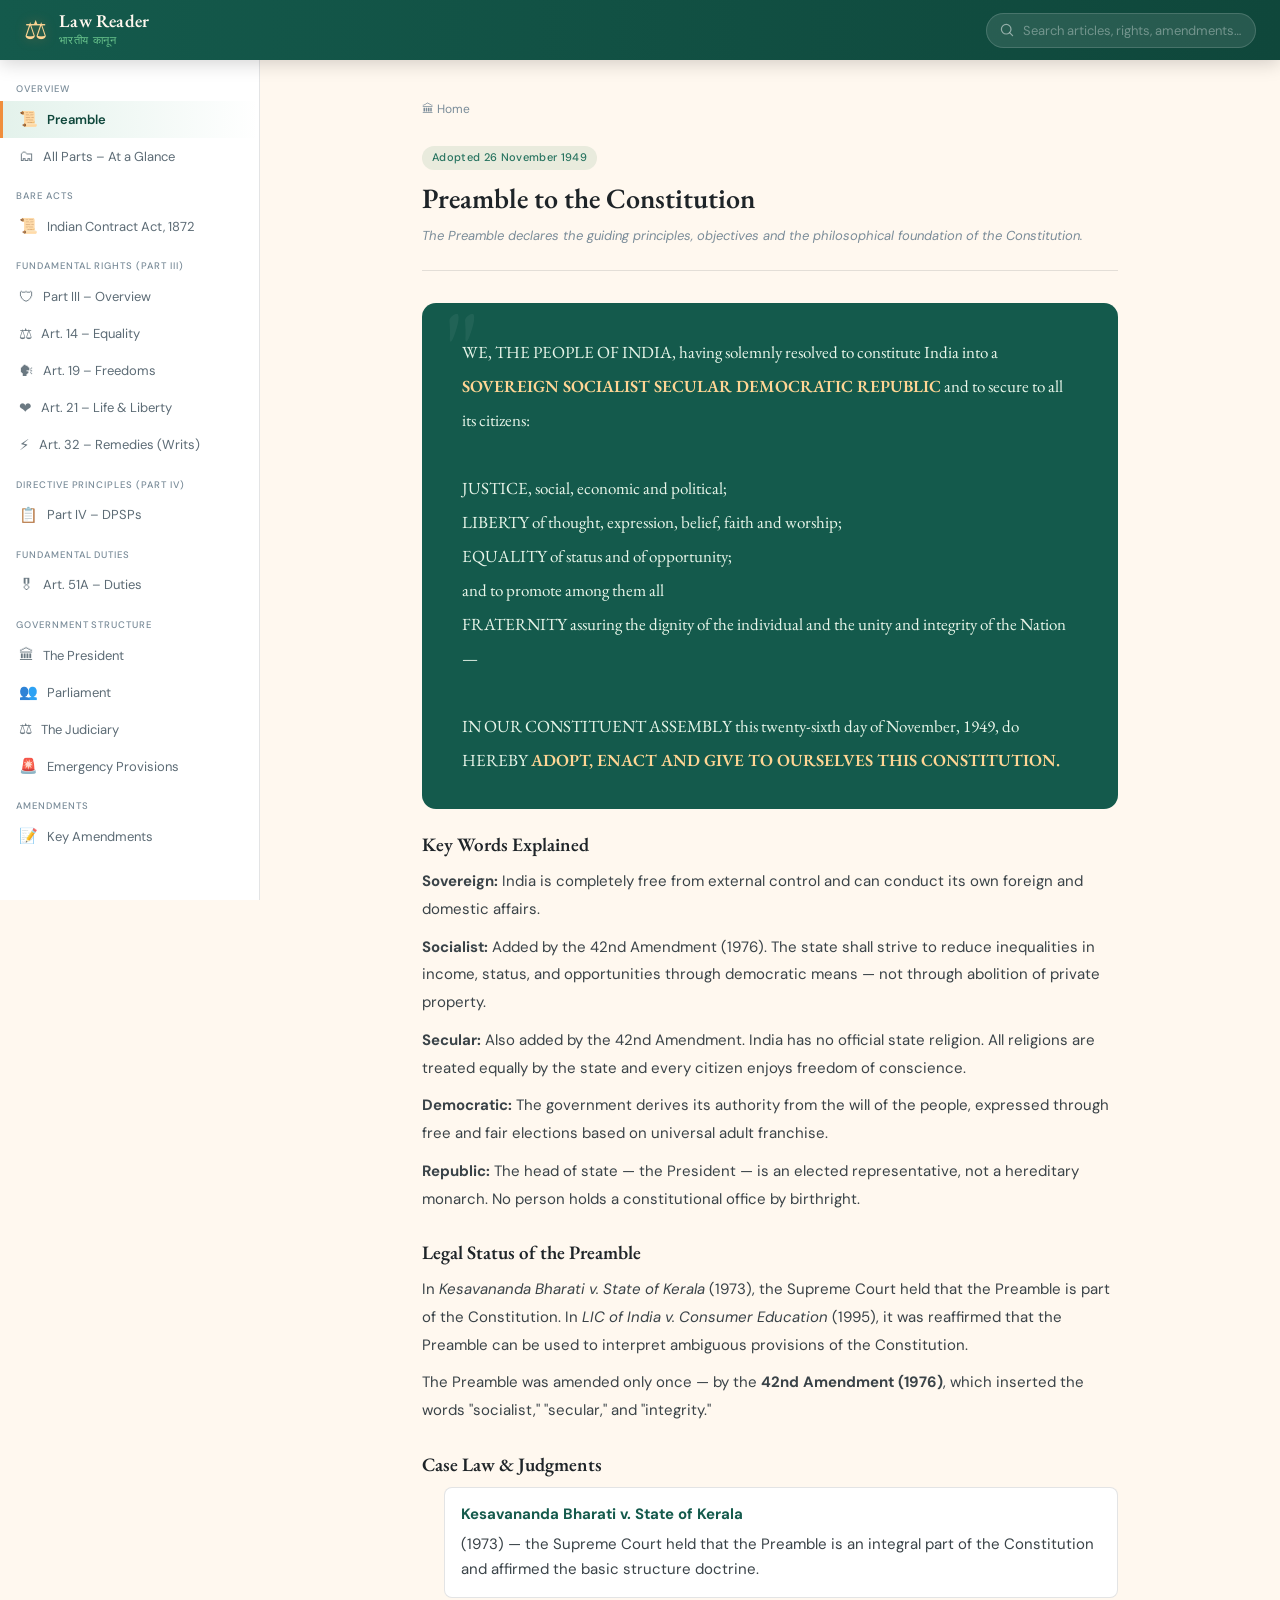
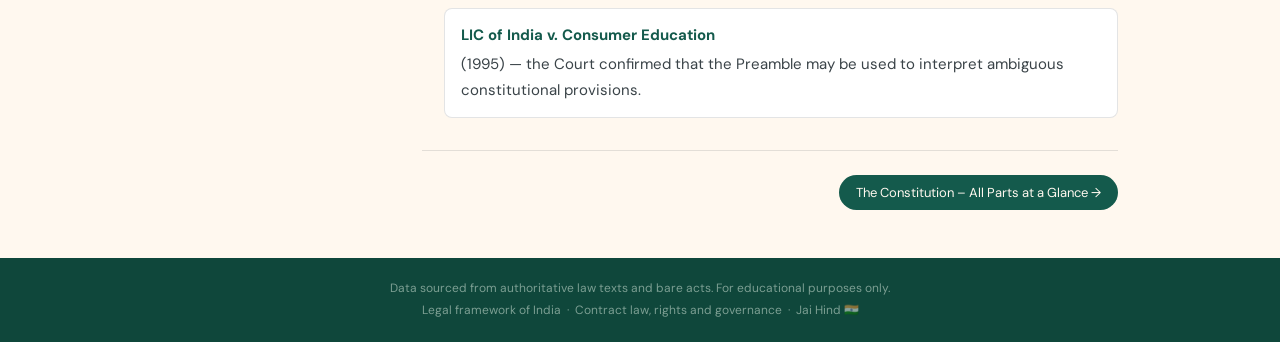
<file: index.html>
<!DOCTYPE html>
<html lang="en">
<head>
  <meta charset="UTF-8" />
  <meta name="viewport" content="width=device-width, initial-scale=1.0" />
  <title>Law Reader</title>
  <link rel="preconnect" href="https://fonts.googleapis.com" />
  <link rel="preconnect" href="https://fonts.gstatic.com" crossorigin />
  <link href="https://fonts.googleapis.com/css2?family=EB+Garamond:ital,wght@0,400;0,500;0,600;1,400&family=DM+Sans:wght@300;400;500&display=swap" rel="stylesheet" />
  <link rel="stylesheet" href="style.css" />
</head>
<body>

  <!-- ── TOP BAR ── -->
  <header class="topbar">
    <div class="topbar-left">
      <div class="emblem" aria-hidden="true">⚖</div>
      <div class="site-title">
        <span class="title-main">Law Reader</span>
        <span class="title-sub">भारतीय कानून</span>
      </div>
    </div>
    <div class="topbar-right">
      <div class="search-box">
        <svg class="search-icon" viewBox="0 0 20 20" fill="none" aria-hidden="true">
          <circle cx="9" cy="9" r="6" stroke="currentColor" stroke-width="1.5"/>
          <path d="M13.5 13.5L17 17" stroke="currentColor" stroke-width="1.5" stroke-linecap="round"/>
        </svg>
        <input type="text" id="searchInput" placeholder="Search articles, rights, amendments…" autocomplete="off" />
        <button class="search-clear" id="searchClear" aria-label="Clear search">✕</button>
      </div>
      <button class="menu-toggle" id="menuToggle" aria-label="Toggle menu">
        <span></span><span></span><span></span>
      </button>
    </div>
  </header>

  <!-- ── LAYOUT ── -->
  <div class="layout">

    <!-- SIDEBAR -->
    <nav class="sidebar" id="sidebar">
      <div class="sidebar-inner">
        <div id="navMenu"></div>
      </div>
    </nav>

    <!-- MAIN CONTENT -->
    <main class="main" id="mainContent">
      <div class="content-inner" id="contentInner">
        <!-- Rendered by script.js -->
      </div>
    </main>

  </div>

  <!-- SEARCH OVERLAY -->
  <div class="search-overlay" id="searchOverlay">
    <div class="search-results-container" id="searchResults"></div>
  </div>

  <!-- FOOTER -->
  <footer class="site-footer">
    <p>Data sourced from authoritative law texts and bare acts. For educational purposes only.</p>
    <p>Legal framework of India &nbsp;·&nbsp; Contract law, rights and governance &nbsp;·&nbsp; Jai Hind 🇮🇳</p>
  </footer>

  <script src="data.js"></script>
  <script src="script.js"></script>
</body>
</html>
</file>
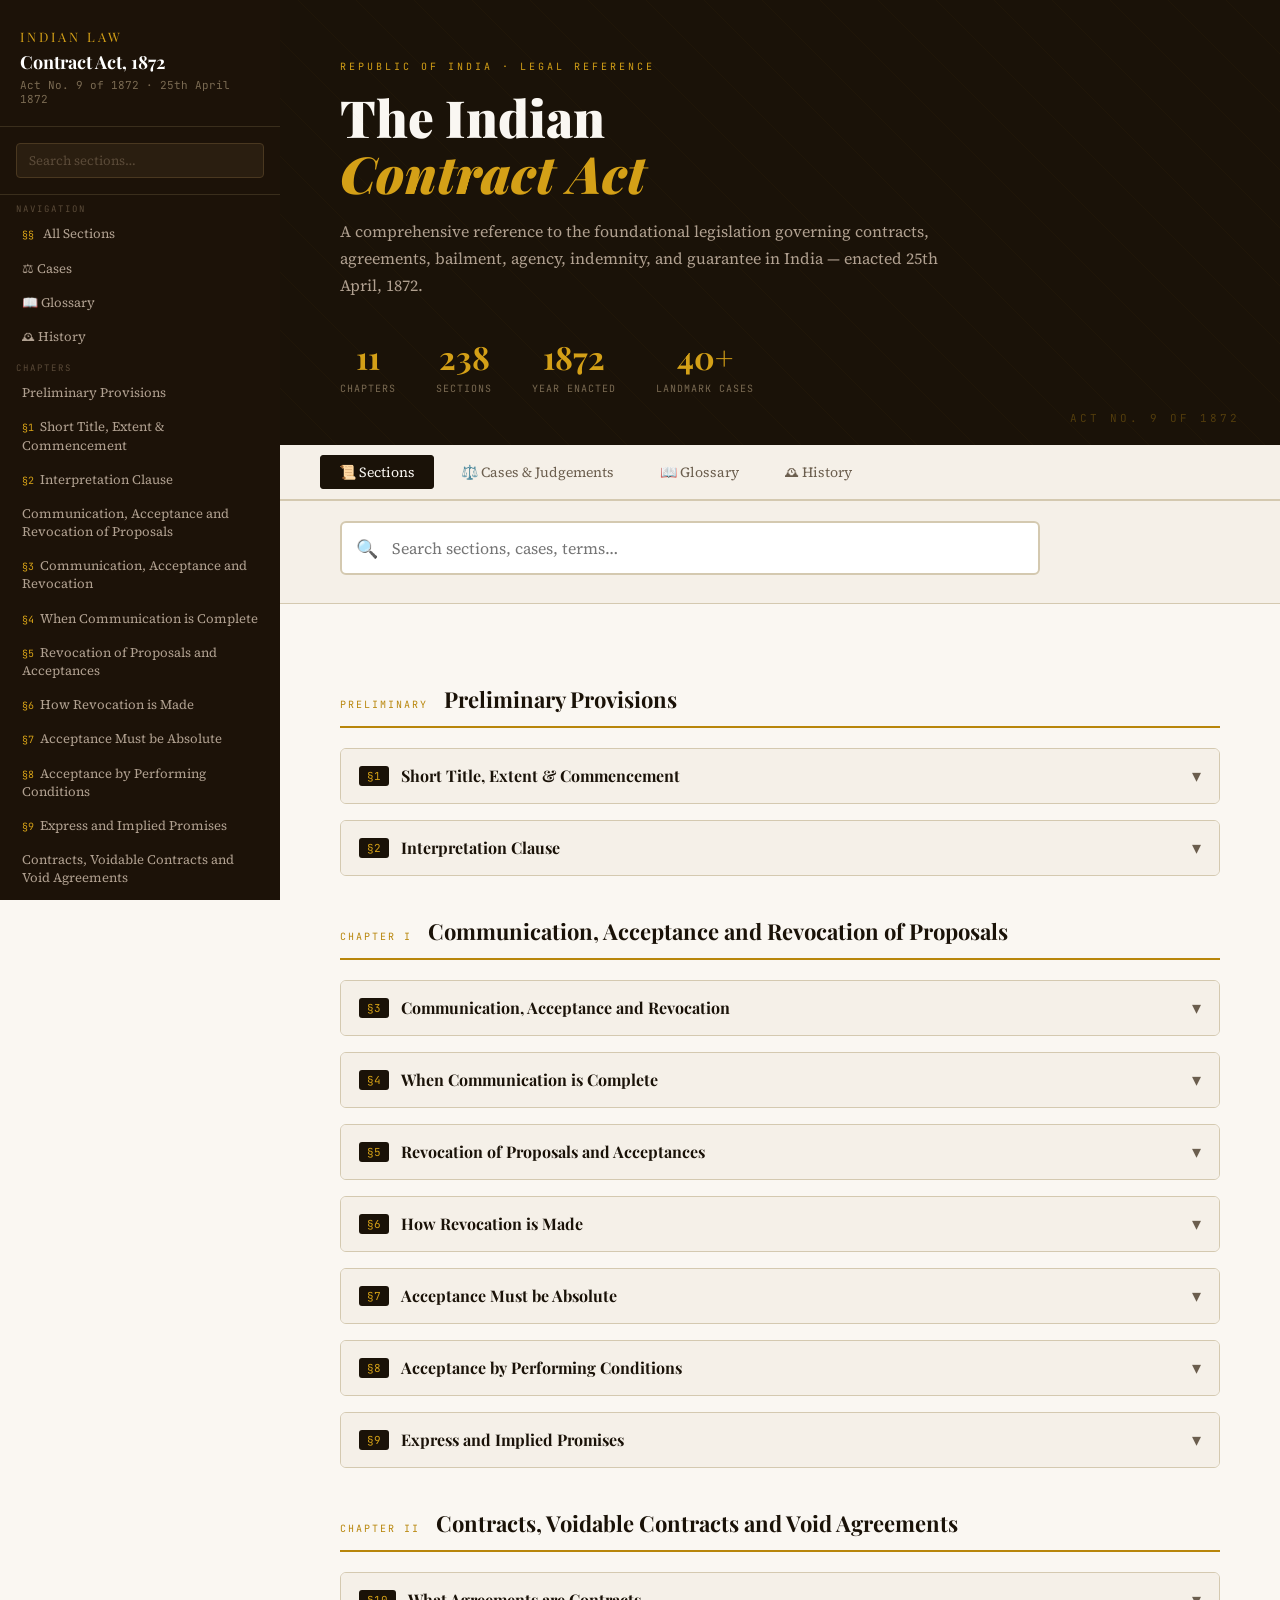
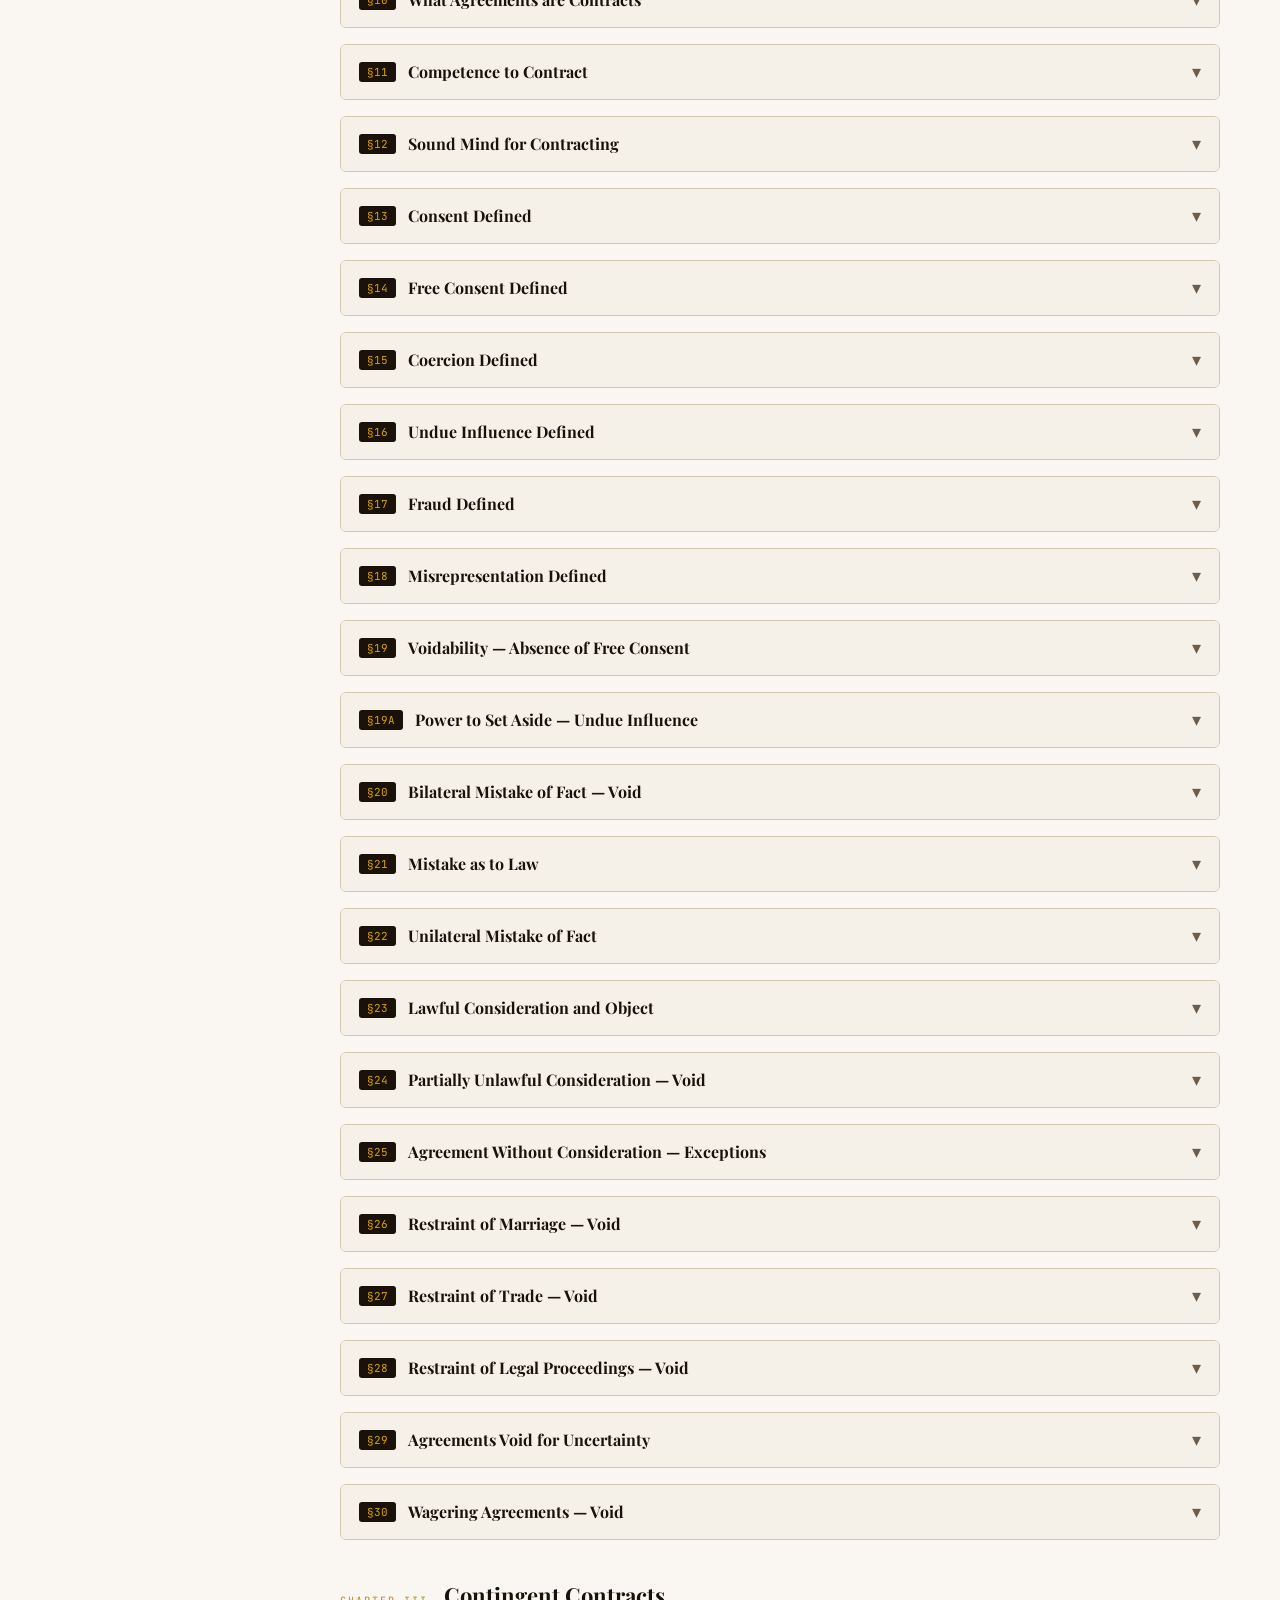
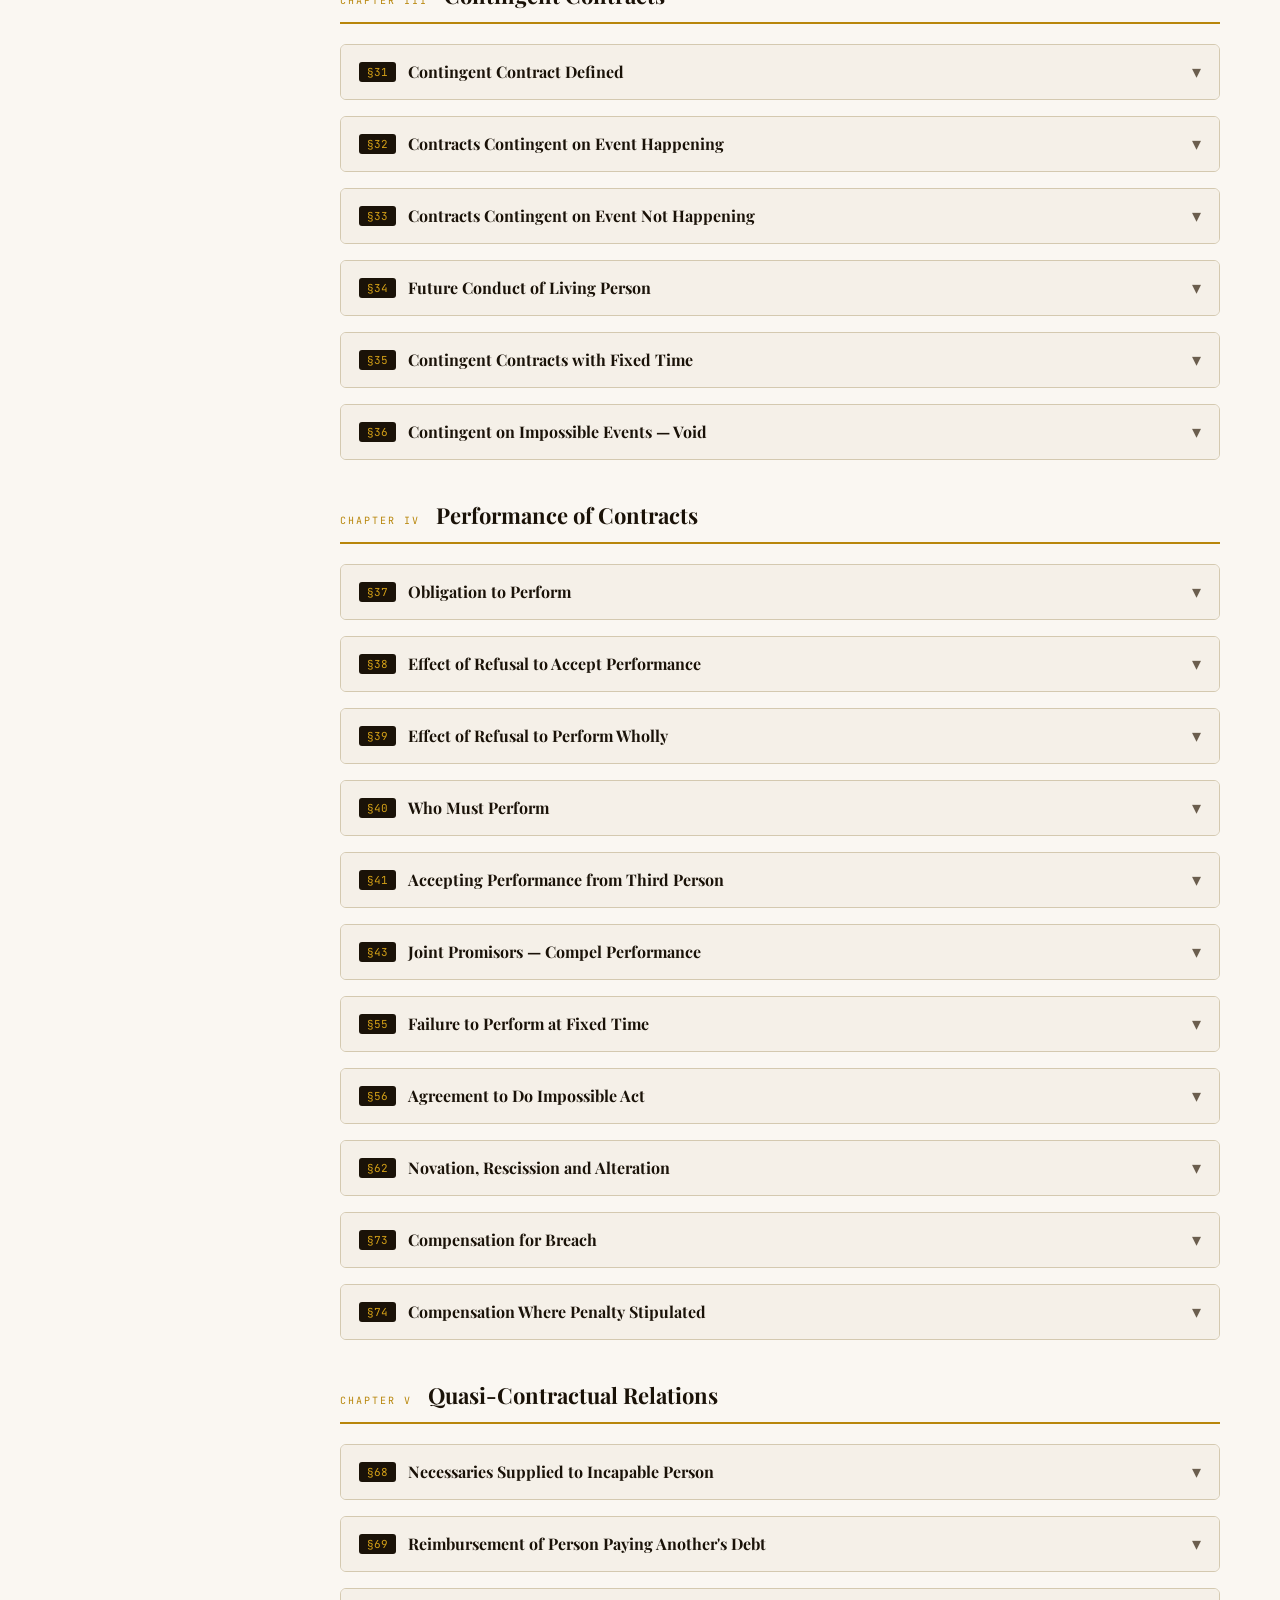
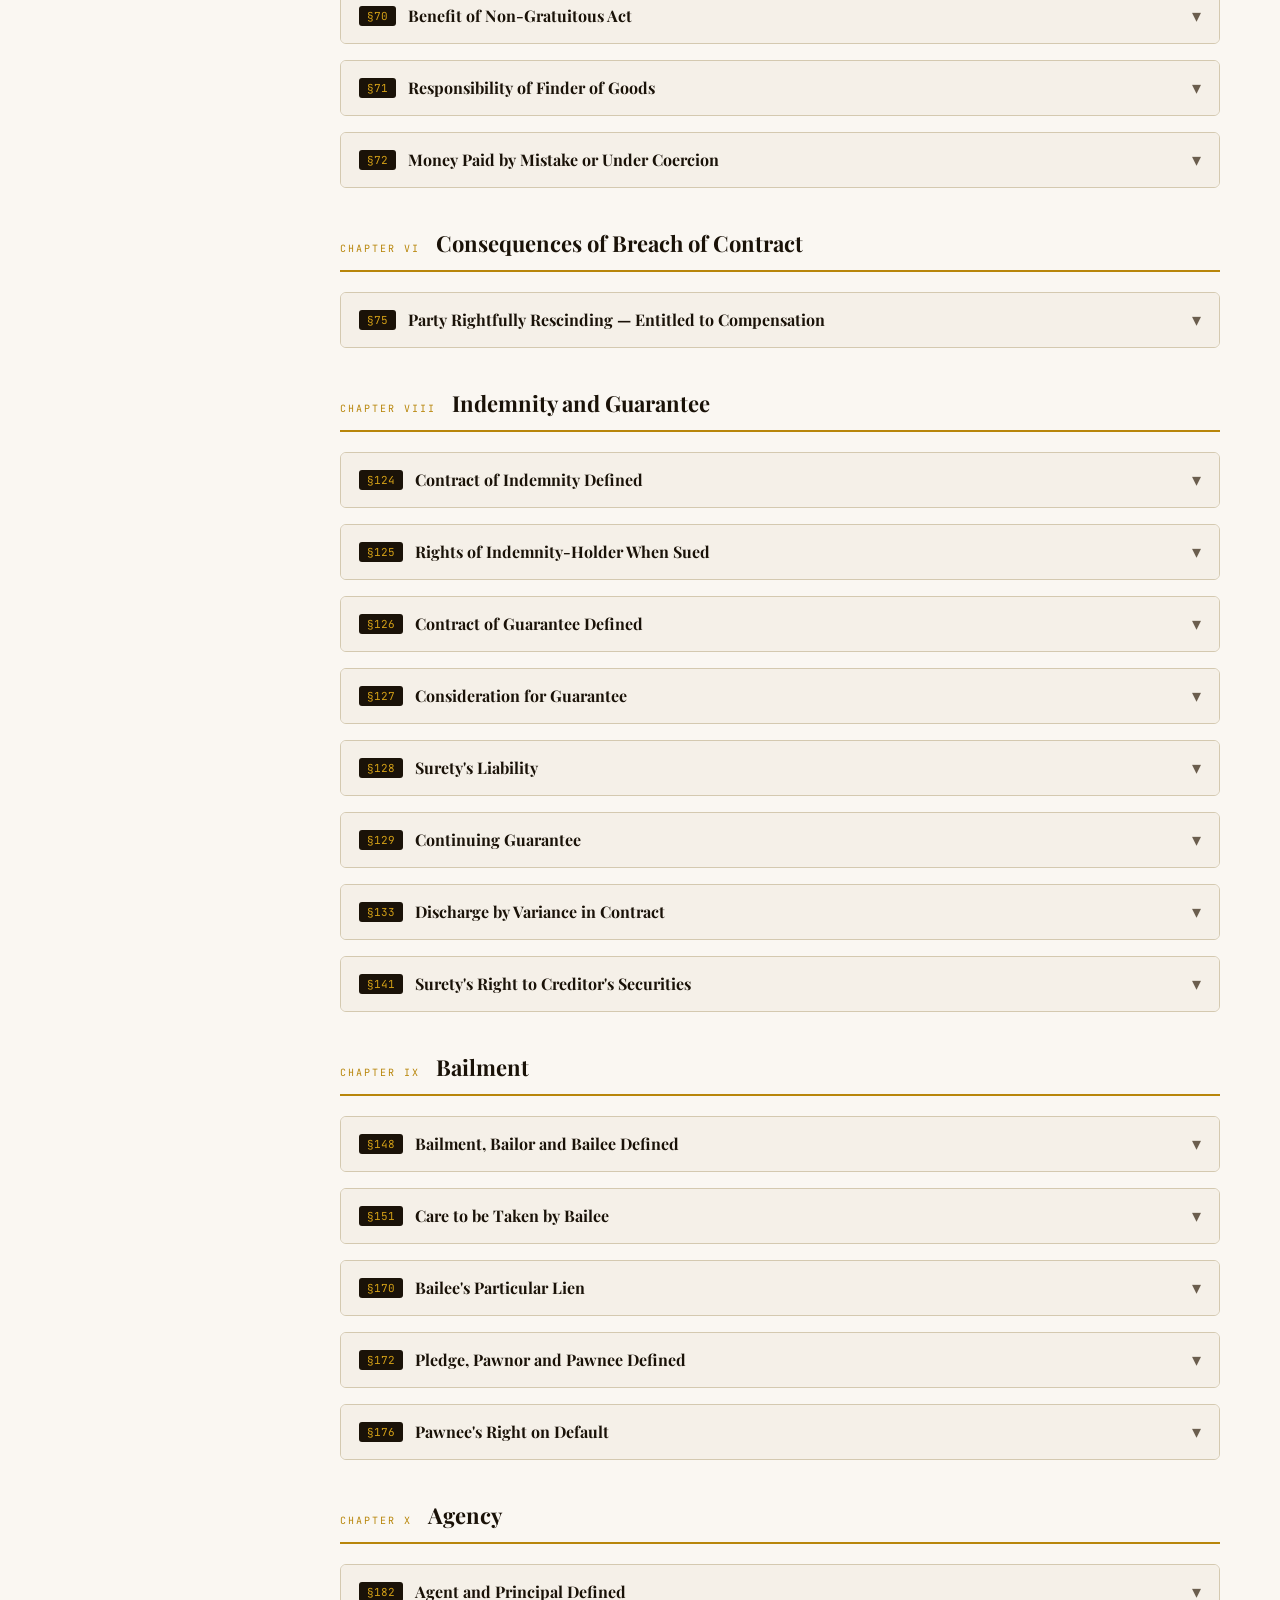
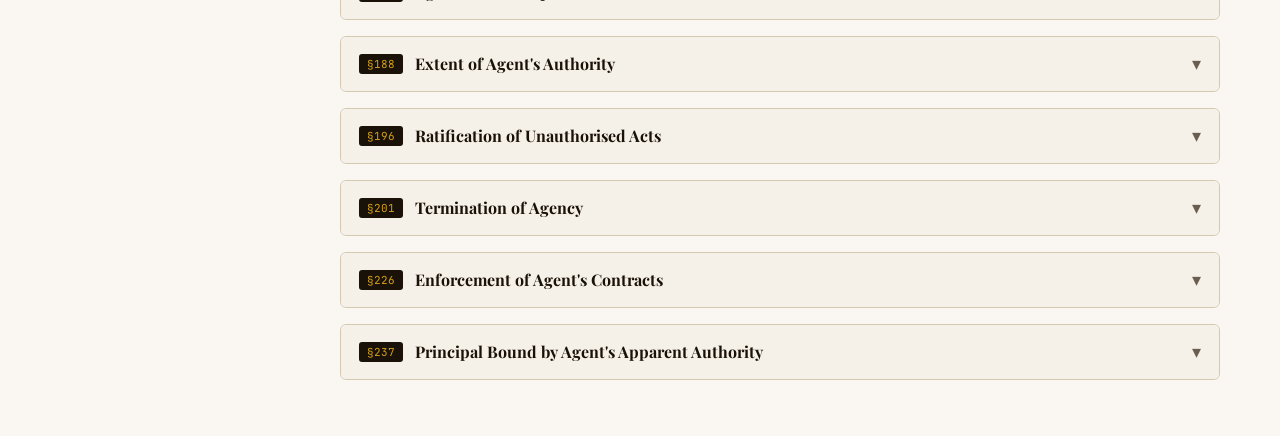
<file: indian-contract-act.html>
<!DOCTYPE html>
<html lang="en">
<head>
<meta charset="UTF-8">
<meta name="viewport" content="width=device-width, initial-scale=1.0">
<title>Indian Contract Act, 1872 — Legal Reference</title>
<link href="https://fonts.googleapis.com/css2?family=Playfair+Display:ital,wght@0,400;0,700;0,900;1,400&family=Source+Serif+4:ital,opsz,wght@0,8..60,300;0,8..60,400;0,8..60,600;1,8..60,300&family=JetBrains+Mono:wght@400;500&display=swap" rel="stylesheet">
<style>
  :root {
    --ink: #1a1208;
    --parchment: #f5f0e8;
    --cream: #faf7f2;
    --gold: #b8860b;
    --gold-light: #d4a017;
    --red: #8b1a1a;
    --red-light: #c0392b;
    --border: #d4c9b0;
    --muted: #6b5e4e;
    --sidebar-bg: #1c1208;
    --sidebar-text: #e8dcc8;
    --sidebar-accent: #d4a017;
    --highlight: #fff3cd;
    --tag-bg: #2c1810;
    --tag-text: #f0d080;
  }

  * { margin: 0; padding: 0; box-sizing: border-box; }

  body {
    font-family: 'Source Serif 4', Georgia, serif;
    background: var(--cream);
    color: var(--ink);
    display: flex;
    min-height: 100vh;
    overflow-x: hidden;
  }

  /* ── SIDEBAR ── */
  #sidebar {
    width: 280px;
    min-width: 280px;
    background: var(--sidebar-bg);
    color: var(--sidebar-text);
    position: fixed;
    top: 0; left: 0; bottom: 0;
    overflow-y: auto;
    z-index: 100;
    display: flex;
    flex-direction: column;
    transition: transform .3s ease;
  }

  .sidebar-header {
    padding: 28px 20px 20px;
    border-bottom: 1px solid #3a2e1c;
  }

  .sidebar-logo {
    font-family: 'Playfair Display', serif;
    font-size: 13px;
    letter-spacing: 3px;
    text-transform: uppercase;
    color: var(--sidebar-accent);
    margin-bottom: 6px;
  }

  .sidebar-title {
    font-family: 'Playfair Display', serif;
    font-size: 18px;
    font-weight: 700;
    color: #fff;
    line-height: 1.3;
  }

  .sidebar-year {
    font-family: 'JetBrains Mono', monospace;
    font-size: 11px;
    color: #7a6a52;
    margin-top: 4px;
  }

  .sidebar-search {
    padding: 16px;
    border-bottom: 1px solid #3a2e1c;
  }

  .sidebar-search input {
    width: 100%;
    background: #2a1e10;
    border: 1px solid #4a3820;
    color: var(--sidebar-text);
    padding: 8px 12px;
    font-family: 'Source Serif 4', serif;
    font-size: 13px;
    border-radius: 4px;
    outline: none;
    transition: border-color .2s;
  }

  .sidebar-search input:focus { border-color: var(--sidebar-accent); }
  .sidebar-search input::placeholder { color: #5a4a38; }

  .nav-section {
    padding: 14px 16px 8px;
    font-family: 'JetBrains Mono', monospace;
    font-size: 9px;
    letter-spacing: 2px;
    text-transform: uppercase;
    color: #5a4a38;
  }

  .nav-item {
    display: block;
    padding: 8px 16px 8px 20px;
    color: #b0a090;
    text-decoration: none;
    font-size: 13px;
    line-height: 1.4;
    cursor: pointer;
    border-left: 2px solid transparent;
    transition: all .15s;
  }

  .nav-item:hover, .nav-item.active {
    color: #fff;
    border-left-color: var(--sidebar-accent);
    background: rgba(212,160,23,.08);
  }

  .nav-item .sec-num {
    font-family: 'JetBrains Mono', monospace;
    font-size: 10px;
    color: var(--sidebar-accent);
    margin-right: 6px;
  }

  /* ── MAIN ── */
  #main {
    margin-left: 280px;
    flex: 1;
    display: flex;
    flex-direction: column;
  }

  /* ── TOP BAR ── */
  #topbar {
    background: var(--parchment);
    border-bottom: 2px solid var(--border);
    padding: 0 40px;
    display: flex;
    align-items: center;
    gap: 8px;
    height: 56px;
    position: sticky;
    top: 0;
    z-index: 50;
  }

  .tab-btn {
    padding: 6px 18px;
    font-family: 'Source Serif 4', serif;
    font-size: 14px;
    border: 1px solid transparent;
    background: none;
    cursor: pointer;
    color: var(--muted);
    border-radius: 3px;
    transition: all .2s;
  }

  .tab-btn.active {
    background: var(--ink);
    color: var(--cream);
    border-color: var(--ink);
  }

  .tab-btn:hover:not(.active) {
    border-color: var(--border);
    color: var(--ink);
  }

  /* ── HERO ── */
  #hero {
    background: var(--ink);
    color: var(--cream);
    padding: 60px 60px 50px;
    position: relative;
    overflow: hidden;
  }

  #hero::before {
    content: '';
    position: absolute;
    inset: 0;
    background: repeating-linear-gradient(
      45deg,
      transparent,
      transparent 40px,
      rgba(212,160,23,.03) 40px,
      rgba(212,160,23,.03) 41px
    );
  }

  #hero::after {
    content: 'ACT NO. 9 OF 1872';
    position: absolute;
    right: 40px;
    bottom: 20px;
    font-family: 'JetBrains Mono', monospace;
    font-size: 11px;
    letter-spacing: 3px;
    color: rgba(212,160,23,.3);
  }

  .hero-tag {
    font-family: 'JetBrains Mono', monospace;
    font-size: 10px;
    letter-spacing: 3px;
    text-transform: uppercase;
    color: var(--gold-light);
    margin-bottom: 16px;
  }

  .hero-title {
    font-family: 'Playfair Display', serif;
    font-size: clamp(32px, 4vw, 52px);
    font-weight: 900;
    line-height: 1.1;
    margin-bottom: 16px;
  }

  .hero-title em {
    font-style: italic;
    color: var(--gold-light);
  }

  .hero-desc {
    font-size: 16px;
    color: #b0a090;
    max-width: 600px;
    line-height: 1.7;
  }

  .hero-stats {
    display: flex;
    gap: 40px;
    margin-top: 36px;
  }

  .stat {
    text-align: center;
  }

  .stat-num {
    font-family: 'Playfair Display', serif;
    font-size: 32px;
    font-weight: 700;
    color: var(--gold-light);
  }

  .stat-label {
    font-family: 'JetBrains Mono', monospace;
    font-size: 10px;
    letter-spacing: 1px;
    color: #7a6a52;
    text-transform: uppercase;
    margin-top: 4px;
  }

  /* ── SEARCH BAR ── */
  #search-section {
    background: var(--parchment);
    border-bottom: 1px solid var(--border);
    padding: 20px 60px;
  }

  .search-wrap {
    position: relative;
    max-width: 700px;
  }

  .search-wrap input {
    width: 100%;
    padding: 14px 20px 14px 50px;
    font-family: 'Source Serif 4', serif;
    font-size: 16px;
    border: 2px solid var(--border);
    background: #fff;
    color: var(--ink);
    border-radius: 6px;
    outline: none;
    transition: border-color .2s, box-shadow .2s;
  }

  .search-wrap input:focus {
    border-color: var(--gold);
    box-shadow: 0 0 0 3px rgba(184,134,11,.1);
  }

  .search-icon {
    position: absolute;
    left: 16px;
    top: 50%;
    transform: translateY(-50%);
    color: var(--muted);
    font-size: 18px;
  }

  #search-results-count {
    margin-top: 8px;
    font-size: 12px;
    color: var(--muted);
    font-family: 'JetBrains Mono', monospace;
  }

  /* ── CONTENT AREA ── */
  #content {
    padding: 40px 60px;
    max-width: 1000px;
  }

  .panel { display: none; }
  .panel.active { display: block; }

  /* ── SECTION CARDS ── */
  .chapter-header {
    display: flex;
    align-items: baseline;
    gap: 16px;
    margin: 40px 0 20px;
    padding-bottom: 12px;
    border-bottom: 2px solid var(--gold);
  }

  .chapter-num {
    font-family: 'JetBrains Mono', monospace;
    font-size: 10px;
    letter-spacing: 2px;
    color: var(--gold);
    text-transform: uppercase;
    white-space: nowrap;
  }

  .chapter-title {
    font-family: 'Playfair Display', serif;
    font-size: 22px;
    font-weight: 700;
    color: var(--ink);
  }

  .section-card {
    background: #fff;
    border: 1px solid var(--border);
    border-radius: 6px;
    margin-bottom: 16px;
    overflow: hidden;
    transition: box-shadow .2s;
  }

  .section-card:hover { box-shadow: 0 4px 16px rgba(0,0,0,.08); }

  .section-head {
    display: flex;
    align-items: center;
    gap: 12px;
    padding: 14px 18px;
    cursor: pointer;
    background: var(--parchment);
    border-bottom: 1px solid transparent;
    transition: background .2s;
  }

  .section-head:hover { background: #ede8dc; }
  .section-card.open .section-head { border-bottom-color: var(--border); }

  .sec-badge {
    font-family: 'JetBrains Mono', monospace;
    font-size: 11px;
    background: var(--ink);
    color: var(--gold-light);
    padding: 3px 8px;
    border-radius: 3px;
    white-space: nowrap;
    flex-shrink: 0;
  }

  .sec-title {
    font-family: 'Playfair Display', serif;
    font-size: 16px;
    font-weight: 700;
    flex: 1;
  }

  .sec-toggle {
    font-size: 18px;
    color: var(--muted);
    transition: transform .2s;
  }

  .section-card.open .sec-toggle { transform: rotate(180deg); }

  .section-body {
    display: none;
    padding: 20px 22px;
  }

  .section-card.open .section-body { display: block; }

  .section-text {
    font-size: 15px;
    line-height: 1.8;
    color: #2a1e10;
    margin-bottom: 14px;
  }

  .section-text strong {
    color: var(--red);
    font-weight: 600;
  }

  .illustration-block {
    background: #fdf9f0;
    border-left: 3px solid var(--gold);
    padding: 14px 18px;
    margin: 14px 0;
    border-radius: 0 4px 4px 0;
  }

  .illustration-label {
    font-family: 'JetBrains Mono', monospace;
    font-size: 10px;
    letter-spacing: 2px;
    text-transform: uppercase;
    color: var(--gold);
    margin-bottom: 8px;
  }

  .illustration-text {
    font-size: 14px;
    line-height: 1.7;
    color: var(--muted);
    font-style: italic;
  }

  .tags {
    display: flex;
    flex-wrap: wrap;
    gap: 6px;
    margin-top: 14px;
  }

  .tag {
    font-family: 'JetBrains Mono', monospace;
    font-size: 10px;
    background: var(--tag-bg);
    color: var(--tag-text);
    padding: 3px 8px;
    border-radius: 2px;
    letter-spacing: .5px;
  }

  .mark { background: #fff176; padding: 0 2px; border-radius: 2px; }

  /* ── CASES ── */
  .case-card {
    background: #fff;
    border: 1px solid var(--border);
    border-radius: 6px;
    margin-bottom: 20px;
    overflow: hidden;
  }

  .case-head {
    background: var(--ink);
    color: var(--cream);
    padding: 16px 20px;
    cursor: pointer;
    display: flex;
    justify-content: space-between;
    align-items: flex-start;
    gap: 12px;
  }

  .case-name {
    font-family: 'Playfair Display', serif;
    font-size: 16px;
    font-weight: 700;
    font-style: italic;
  }

  .case-cite {
    font-family: 'JetBrains Mono', monospace;
    font-size: 10px;
    color: var(--gold-light);
    margin-top: 4px;
  }

  .case-tag {
    font-family: 'JetBrains Mono', monospace;
    font-size: 10px;
    background: rgba(212,160,23,.2);
    color: var(--gold-light);
    padding: 3px 8px;
    border-radius: 2px;
    white-space: nowrap;
    flex-shrink: 0;
  }

  .case-body {
    display: none;
    padding: 20px;
  }

  .case-card.open .case-body { display: block; }

  .case-section {
    margin-bottom: 14px;
  }

  .case-section-label {
    font-family: 'JetBrains Mono', monospace;
    font-size: 10px;
    letter-spacing: 2px;
    text-transform: uppercase;
    color: var(--gold);
    margin-bottom: 6px;
  }

  .case-section-text {
    font-size: 14px;
    line-height: 1.75;
    color: #2a1e10;
  }

  .ratio-box {
    background: #1c1208;
    color: #f0d080;
    padding: 14px 18px;
    border-radius: 4px;
    font-size: 14px;
    line-height: 1.7;
    font-style: italic;
    margin-top: 10px;
  }

  /* ── GLOSSARY ── */
  .glossary-grid {
    display: grid;
    grid-template-columns: repeat(auto-fill, minmax(280px, 1fr));
    gap: 16px;
    margin-top: 20px;
  }

  .gloss-card {
    background: #fff;
    border: 1px solid var(--border);
    padding: 18px;
    border-radius: 6px;
    border-top: 3px solid var(--gold);
  }

  .gloss-term {
    font-family: 'Playfair Display', serif;
    font-size: 18px;
    font-weight: 700;
    font-style: italic;
    color: var(--red);
    margin-bottom: 8px;
  }

  .gloss-section {
    font-family: 'JetBrains Mono', monospace;
    font-size: 10px;
    color: var(--gold);
    margin-bottom: 8px;
  }

  .gloss-def {
    font-size: 14px;
    line-height: 1.7;
    color: var(--muted);
  }

  /* ── TIMELINE ── */
  .timeline {
    position: relative;
    padding-left: 30px;
    margin-top: 20px;
  }

  .timeline::before {
    content: '';
    position: absolute;
    left: 8px; top: 0; bottom: 0;
    width: 2px;
    background: linear-gradient(to bottom, var(--gold), transparent);
  }

  .tl-item {
    position: relative;
    margin-bottom: 28px;
  }

  .tl-dot {
    position: absolute;
    left: -26px;
    top: 4px;
    width: 12px; height: 12px;
    background: var(--gold);
    border-radius: 50%;
    border: 2px solid var(--cream);
  }

  .tl-year {
    font-family: 'JetBrains Mono', monospace;
    font-size: 11px;
    color: var(--gold);
    margin-bottom: 4px;
  }

  .tl-title {
    font-family: 'Playfair Display', serif;
    font-size: 16px;
    font-weight: 700;
    margin-bottom: 6px;
  }

  .tl-desc {
    font-size: 14px;
    line-height: 1.7;
    color: var(--muted);
  }

  /* ── RESPONSIVE ── */
  @media(max-width: 768px) {
    #sidebar { transform: translateX(-100%); }
    #sidebar.open { transform: translateX(0); }
    #main { margin-left: 0; }
    #hero, #content { padding-left: 24px; padding-right: 24px; }
    #search-section { padding: 16px 24px; }
    #topbar { padding: 0 24px; }
    .hero-stats { gap: 20px; }
  }

  /* ── HAMBURGER ── */
  #hamburger {
    display: none;
    position: fixed;
    top: 14px; left: 14px;
    z-index: 200;
    background: var(--ink);
    color: #fff;
    border: none;
    padding: 8px 12px;
    cursor: pointer;
    border-radius: 4px;
    font-size: 18px;
  }

  @media(max-width: 768px) { #hamburger { display: block; } }

  .no-results {
    text-align: center;
    padding: 60px 20px;
    color: var(--muted);
    font-style: italic;
    font-size: 18px;
  }

  /* Scrollbar */
  #sidebar::-webkit-scrollbar { width: 4px; }
  #sidebar::-webkit-scrollbar-track { background: #0e0a04; }
  #sidebar::-webkit-scrollbar-thumb { background: #3a2e1c; }
</style>
</head>
<body>

<button id="hamburger" onclick="document.getElementById('sidebar').classList.toggle('open')">☰</button>

<!-- SIDEBAR -->
<aside id="sidebar">
  <div class="sidebar-header">
    <div class="sidebar-logo">Indian Law</div>
    <div class="sidebar-title">Contract Act, 1872</div>
    <div class="sidebar-year">Act No. 9 of 1872 · 25th April 1872</div>
  </div>
  <div class="sidebar-search">
    <input type="text" id="sidebar-search" placeholder="Search sections…" oninput="sidebarFilter(this.value)">
  </div>
  <nav id="sidebar-nav"></nav>
</aside>

<!-- MAIN -->
<div id="main">
  <!-- HERO -->
  <div id="hero">
    <div class="hero-tag">Republic of India · Legal Reference</div>
    <h1 class="hero-title">The Indian<br><em>Contract Act</em></h1>
    <p class="hero-desc">A comprehensive reference to the foundational legislation governing contracts, agreements, bailment, agency, indemnity, and guarantee in India — enacted 25th April, 1872.</p>
    <div class="hero-stats">
      <div class="stat"><div class="stat-num">11</div><div class="stat-label">Chapters</div></div>
      <div class="stat"><div class="stat-num">238</div><div class="stat-label">Sections</div></div>
      <div class="stat"><div class="stat-num">1872</div><div class="stat-label">Year Enacted</div></div>
      <div class="stat"><div class="stat-num">40+</div><div class="stat-label">Landmark Cases</div></div>
    </div>
  </div>

  <!-- TOPBAR -->
  <div id="topbar">
    <button class="tab-btn active" onclick="showTab('sections', this)">📜 Sections</button>
    <button class="tab-btn" onclick="showTab('cases', this)">⚖️ Cases & Judgements</button>
    <button class="tab-btn" onclick="showTab('glossary', this)">📖 Glossary</button>
    <button class="tab-btn" onclick="showTab('history', this)">🕰 History</button>
  </div>

  <!-- SEARCH BAR -->
  <div id="search-section">
    <div class="search-wrap">
      <span class="search-icon">🔍</span>
      <input type="text" id="main-search" placeholder="Search sections, cases, terms…" oninput="mainSearch(this.value)">
    </div>
    <div id="search-results-count"></div>
  </div>

  <!-- CONTENT -->
  <div id="content">

    <!-- SECTIONS PANEL -->
    <div id="panel-sections" class="panel active"></div>

    <!-- CASES PANEL -->
    <div id="panel-cases" class="panel">
      <div style="margin-bottom:20px">
        <h2 style="font-family:'Playfair Display',serif;font-size:28px;margin-bottom:8px">Landmark Cases & Judgements</h2>
        <p style="color:var(--muted);font-size:15px">Seminal judicial decisions interpreting the Indian Contract Act, 1872</p>
      </div>
      <div id="cases-container"></div>
    </div>

    <!-- GLOSSARY PANEL -->
    <div id="panel-glossary" class="panel">
      <div style="margin-bottom:20px">
        <h2 style="font-family:'Playfair Display',serif;font-size:28px;margin-bottom:8px">Legal Glossary</h2>
        <p style="color:var(--muted);font-size:15px">Key terms and definitions under the Indian Contract Act</p>
      </div>
      <div class="glossary-grid" id="glossary-container"></div>
    </div>

    <!-- HISTORY PANEL -->
    <div id="panel-history" class="panel">
      <div style="margin-bottom:20px">
        <h2 style="font-family:'Playfair Display',serif;font-size:28px;margin-bottom:8px">Legislative History</h2>
        <p style="color:var(--muted);font-size:15px">Origins, amendments and evolution of the Indian Contract Act</p>
      </div>
      <div class="timeline" id="history-container"></div>
    </div>

  </div>
</div>

<script>
// ══════════════════════════════════════════════
// DATA
// ══════════════════════════════════════════════

const CHAPTERS = [
  {
    id:"preliminary", num:"Preliminary", title:"Preliminary Provisions",
    sections:[
      { id:"s1", num:"1", title:"Short Title, Extent & Commencement",
        text:"This Act may be called the <strong>Indian Contract Act, 1872</strong>. It extends to the whole of India and came into force on the first day of September, 1872. Nothing herein shall affect any statute, act, regulation, usage, custom of trade, or incident of any contract not inconsistent with the provisions of this Act.",
        illustrations:[], tags:["commencement","extent","scope"] },
      { id:"s2", num:"2", title:"Interpretation Clause",
        text:"Key definitions: (a) A <strong>proposal</strong> is when one person signifies to another his willingness to do or abstain from doing anything with a view to obtaining assent. (b) When the person to whom the proposal is made signifies assent, the proposal becomes a <strong>promise</strong>. (c) The person making the proposal is the <strong>promisor</strong>; the person accepting is the <strong>promisee</strong>. (d) <strong>Consideration</strong> is something done, abstained from, or promised at the desire of the promisor. (e) Every promise and set of promises forming consideration for each other is an <strong>agreement</strong>. (f) <strong>Reciprocal promises</strong> form the consideration for each other. (g) An agreement not enforceable by law is <strong>void</strong>. (h) An agreement enforceable by law is a <strong>contract</strong>. (i) A <strong>voidable contract</strong> is enforceable at the option of one or more parties. (j) A contract ceases to be enforceable when it becomes void.",
        illustrations:[], tags:["definitions","proposal","promise","contract","void","voidable","consideration"] },
    ]
  },
  {
    id:"ch1", num:"Chapter I", title:"Communication, Acceptance and Revocation of Proposals",
    sections:[
      { id:"s3", num:"3", title:"Communication, Acceptance and Revocation",
        text:"The communication of proposals, the acceptance of proposals, and the revocation of proposals and acceptances are deemed to be made by any act or omission of the party by which he intends to communicate or which has the effect of communicating such proposal, acceptance, or revocation.",
        illustrations:[], tags:["communication","proposal","acceptance","revocation"] },
      { id:"s4", num:"4", title:"When Communication is Complete",
        text:"The <strong>communication of a proposal</strong> is complete when it comes to the knowledge of the person to whom it is made. The <strong>communication of an acceptance</strong> is complete — as against the proposer, when it is put in a course of transmission so as to be out of the power of the acceptor; as against the acceptor, when it comes to the knowledge of the proposer. The <strong>communication of a revocation</strong> is complete — as against the person making it, when put into course of transmission; as against the person to whom made, when it comes to his knowledge.",
        illustrations:["A proposes by letter to sell a house to B. Communication of proposal is complete when B receives the letter.","B accepts A's proposal by letter sent by post. Communication of acceptance is complete as against A when the letter is posted; as against B when the letter is received by A.","A revokes his proposal by telegram. The revocation is complete as against A when the telegram is despatched; as against B when B receives it."],
        tags:["communication","complete","postal rule","acceptance"] },
      { id:"s5", num:"5", title:"Revocation of Proposals and Acceptances",
        text:"A proposal may be revoked at any time before the communication of its acceptance is complete as against the proposer, but not afterwards. An acceptance may be revoked at any time before the communication of the acceptance is complete as against the acceptor, but not afterwards.",
        illustrations:["A proposes by letter to sell his house to B. B accepts by letter. A may revoke before or at the moment B posts the letter. B may revoke acceptance before the letter reaches A."],
        tags:["revocation","proposal","acceptance","timeline"] },
      { id:"s6", num:"6", title:"How Revocation is Made",
        text:"A proposal is revoked: (1) by notice of revocation communicated to the other party; (2) by lapse of prescribed time or reasonable time without acceptance; (3) by failure of acceptor to fulfil a condition precedent; (4) by death or insanity of the proposer, if known to the acceptor before acceptance.",
        illustrations:[], tags:["revocation","death","lapse","notice"] },
      { id:"s7", num:"7", title:"Acceptance Must be Absolute",
        text:"To convert a proposal into a promise, acceptance must: (1) be <strong>absolute and unqualified</strong>; (2) be expressed in usual and reasonable manner, unless the proposal prescribes the manner. If the proposal prescribes a manner and acceptance is not in that manner, the proposer may insist on the prescribed manner within a reasonable time; otherwise he accepts the acceptance.",
        illustrations:[], tags:["acceptance","absolute","unqualified","manner"] },
      { id:"s8", num:"8", title:"Acceptance by Performing Conditions",
        text:"Performance of the conditions of a proposal, or acceptance of any consideration for a reciprocal promise offered with a proposal, is an acceptance of the proposal.",
        illustrations:[], tags:["acceptance","performance","conduct"] },
      { id:"s9", num:"9", title:"Express and Implied Promises",
        text:"In so far as the proposal or acceptance is made in words, the promise is <strong>express</strong>. In so far as such proposal or acceptance is made otherwise than in words, the promise is <strong>implied</strong>.",
        illustrations:[], tags:["express","implied","promise"] },
    ]
  },
  {
    id:"ch2", num:"Chapter II", title:"Contracts, Voidable Contracts and Void Agreements",
    sections:[
      { id:"s10", num:"10", title:"What Agreements are Contracts",
        text:"All agreements are contracts if they are made by the <strong>free consent</strong> of parties <strong>competent to contract</strong>, for a <strong>lawful consideration</strong> and with a <strong>lawful object</strong>, and are not expressly declared to be void. Nothing herein affects any law requiring a contract to be in writing or in the presence of witnesses, or any law relating to registration of documents.",
        illustrations:[], tags:["contract","essentials","free consent","lawful","competent"] },
      { id:"s11", num:"11", title:"Competence to Contract",
        text:"Every person is competent to contract who is: (1) of the <strong>age of majority</strong> according to the law to which he is subject; (2) of <strong>sound mind</strong>; and (3) not disqualified from contracting by any law to which he is subject.",
        illustrations:[], tags:["competence","majority","sound mind","disqualification"] },
      { id:"s12", num:"12", title:"Sound Mind for Contracting",
        text:"A person is of sound mind for contracting if, at the time of making it, he is capable of <strong>understanding it</strong> and of forming a <strong>rational judgment</strong> as to its effect upon his interests. A person usually of unsound mind but occasionally of sound mind may contract during sound intervals. A person usually of sound mind but occasionally of unsound mind may not contract during unsound intervals.",
        illustrations:["A patient in a lunatic asylum, who is at intervals of sound mind, may contract during those intervals.","A sane man, who is delirious from fever or too drunk to understand the terms, cannot contract whilst such delirium or drunkenness lasts."],
        tags:["sound mind","capacity","unsound mind","insanity"] },
      { id:"s13", num:"13", title:"Consent Defined",
        text:"Two or more persons are said to consent when they agree upon the <strong>same thing in the same sense</strong> (consensus ad idem).",
        illustrations:[], tags:["consent","consensus ad idem"] },
      { id:"s14", num:"14", title:"Free Consent Defined",
        text:"Consent is said to be free when it is not caused by: (1) <strong>coercion</strong> (s.15); (2) <strong>undue influence</strong> (s.16); (3) <strong>fraud</strong> (s.17); (4) <strong>misrepresentation</strong> (s.18); or (5) <strong>mistake</strong> (ss.20,21,22). Consent is so caused when it would not have been given but for the existence of such vitiating factors.",
        illustrations:[], tags:["free consent","coercion","undue influence","fraud","misrepresentation","mistake"] },
      { id:"s15", num:"15", title:"Coercion Defined",
        text:"Coercion is the committing or threatening to commit any act forbidden by the Indian Penal Code, or the unlawful detaining or threatening to detain any property, to the prejudice of any person, with the intention of causing any person to enter into an agreement. It is immaterial whether the IPC is in force at the place where coercion is employed.",
        illustrations:["A, on board an English ship, causes B to enter into an agreement by criminal intimidation. A has employed coercion even though his act is not an offence under English law."],
        tags:["coercion","duress","IPC","threat"] },
      { id:"s16", num:"16", title:"Undue Influence Defined",
        text:"A contract is induced by undue influence where the relations between parties are such that one can dominate the will of the other and uses that position to obtain an <strong>unfair advantage</strong>. A person is deemed able to dominate another's will where he: (a) holds real or apparent authority, or stands in a fiduciary relation; or (b) contracts with a person whose mental capacity is affected by age, illness, or distress. Where an unconscionable transaction appears, the burden of proving absence of undue influence lies on the dominant party.",
        illustrations:["A obtains by misuse of parental influence a bond from his son B for a greater amount than the sum due. A employs undue influence.","A, a man enfeebled by disease, is induced by his medical attendant B to pay an unreasonable sum. B employs undue influence.","A banker declining a loan except at an unusually high rate during monetary stringency is not undue influence — it is ordinary business."],
        tags:["undue influence","fiduciary","dominant position","unconscionable"] },
      { id:"s17", num:"17", title:"Fraud Defined",
        text:"Fraud means any of: (1) suggestion of a fact not true by one who does not believe it to be true; (2) active concealment of a known fact; (3) a promise made without any intention of performing it; (4) any other act fitted to deceive; (5) any act or omission the law declares fraudulent. <em>Mere silence</em> is not fraud unless there is a duty to speak, or silence is equivalent to speech.",
        illustrations:["A sells a horse he knows to be unsound. He says nothing — not fraud (no duty to speak).", "B is A's daughter just come of age — the relation creates a duty to disclose.", "A's silence in response to B's conditional assumption is equivalent to speech.","Two traders — A has private information of price changes; not bound to inform B."],
        tags:["fraud","concealment","misrepresentation","duty to speak","silence"] },
      { id:"s18", num:"18", title:"Misrepresentation Defined",
        text:"Misrepresentation means: (1) positive assertion, not warranted by information, of something not true though believed to be true; (2) any breach of duty which, without intent to deceive, misleads another; (3) causing, however innocently, a party to make a mistake as to the substance of the subject matter of the agreement.",
        illustrations:[], tags:["misrepresentation","innocent","assertion","breach of duty"] },
      { id:"s19", num:"19", title:"Voidability — Absence of Free Consent",
        text:"When consent is caused by coercion, fraud, or misrepresentation, the agreement is a <strong>voidable contract</strong> at the option of the party whose consent was so caused. The aggrieved party may also insist the contract be performed with him placed in the position he would have been had the representations been true. <em>Exception</em>: The contract is not voidable if consent was caused by misrepresentation or fraudulent silence, but the aggrieved party had means of discovering the truth with ordinary diligence.",
        illustrations:["A fraudulently misrepresents the indigo production — B may avoid.","B examines accounts and buys knowing the truth — contract not voidable.","A fraudulently says estate is free from encumbrance — B may avoid or insist on mortgage being redeemed."],
        tags:["voidable","misrepresentation","fraud","option","rescission"] },
      { id:"s19a", num:"19A", title:"Power to Set Aside — Undue Influence",
        text:"When consent is caused by undue influence, the agreement is voidable at the option of the party whose consent was so caused. Any such contract may be set aside absolutely, or if the party received any benefit, upon such terms and conditions as the Court may seem just.",
        illustrations:["B obtains bond from A under threat of prosecuting A's son. Court may set the bond aside.","Money-lender induces agriculturist to execute bond for Rs.200 for advance of Rs.100. Court may set it aside, ordering repayment of Rs.100 with just interest."],
        tags:["undue influence","set aside","court discretion","equitable"] },
      { id:"s20", num:"20", title:"Bilateral Mistake of Fact — Void",
        text:"Where both parties to an agreement are under a mistake as to a matter of fact essential to the agreement, the agreement is <strong>void</strong>. An erroneous opinion as to value is not deemed a mistake of fact.",
        illustrations:["A agrees to sell cargo believed to be en route — ship had been cast away before bargain. Agreement void.","A agrees to buy a horse — the horse was dead at the time of the bargain. Agreement void.","Estate agreed to be sold — B was dead at the time. Agreement void."],
        tags:["mutual mistake","bilateral","void","fact","essential"] },
      { id:"s21", num:"21", title:"Mistake as to Law",
        text:"A contract is not voidable because it was caused by a mistake as to any law in force in India. A mistake as to a law not in force in India has the same effect as a mistake of fact.",
        illustrations:["A and B contract grounded on the erroneous belief that a debt is barred by the Law of Limitation. Contract not voidable."],
        tags:["mistake of law","India","foreign law","not voidable"] },
      { id:"s22", num:"22", title:"Unilateral Mistake of Fact",
        text:"A contract is not voidable merely because it was caused by one party being under a mistake as to a matter of fact.",
        illustrations:[], tags:["unilateral mistake","not voidable","one party"] },
      { id:"s23", num:"23", title:"Lawful Consideration and Object",
        text:"The consideration or object of an agreement is lawful unless: it is <strong>forbidden by law</strong>; would defeat the provisions of any law; is <strong>fraudulent</strong>; involves injury to person or property; or the Court regards it as <strong>immoral</strong> or <strong>opposed to public policy</strong>. Every agreement with an unlawful object or consideration is void.",
        illustrations:["A agrees to sell his house to B — lawful considerations.","Agreement for division of gains acquired by fraud — void.","A promises to obtain public service employment for B in exchange for money — void; consideration unlawful.","A promises to drop prosecution for robbery in exchange for restoring stolen goods — void; object unlawful."],
        tags:["lawful","object","consideration","public policy","immoral","forbidden"] },
      { id:"s24", num:"24", title:"Partially Unlawful Consideration — Void",
        text:"If any part of a single consideration for one or more objects, or any one or part of several considerations for a single object, is unlawful, the agreement is void.",
        illustrations:["A promises to superintend legal manufacture of indigo and illegal traffic in other articles for Rs.10,000. Agreement void — object partly unlawful."],
        tags:["unlawful","part","void","severability"] },
      { id:"s25", num:"25", title:"Agreement Without Consideration — Exceptions",
        text:"An agreement without consideration is void unless: (1) it is in writing, registered, and made on account of <strong>natural love and affection</strong> between near relatives; (2) it is a promise to compensate for something already voluntarily done or legally compellable; or (3) it is a written, signed promise to pay a <strong>time-barred debt</strong>. Inadequate consideration does not void an agreement where consent was freely given, but may be taken into account by a Court.",
        illustrations:["A promises Rs.1,000 for no consideration — void.","A puts promise to son B in writing and registers it — contract.","A finds B's purse and returns it; B promises Rs.50 — contract.","A supports B's infant son; B promises to pay expenses — contract.","Time-barred debt of Rs.1,000; A signs written promise to pay Rs.500 — contract."],
        tags:["consideration","natural love","time-barred debt","writing","registration"] },
      { id:"s26", num:"26", title:"Restraint of Marriage — Void",
        text:"Every agreement in restraint of the marriage of any person, other than a minor, is void.",
        illustrations:[], tags:["restraint","marriage","void","public policy"] },
      { id:"s27", num:"27", title:"Restraint of Trade — Void",
        text:"Every agreement by which any one is restrained from exercising a lawful profession, trade, or business is, to that extent, void. <em>Exception</em>: One who sells the good-will of a business may agree with the buyer to refrain from carrying on a similar business within specified reasonable local limits.",
        illustrations:[], tags:["restraint of trade","profession","goodwill","void","exception"] },
      { id:"s28", num:"28", title:"Restraint of Legal Proceedings — Void",
        text:"Every agreement that restricts a party from enforcing his rights through usual legal proceedings, or that limits the time for enforcing such rights, is void to that extent. <em>Exceptions</em>: (1) Contract to refer disputes to arbitration is valid; (2) Contract to refer existing questions to arbitration is valid; (3) Guarantee agreements of banks or financial institutions stipulating extinguishment of liability after a specified period (not less than one year) are valid.",
        illustrations:[], tags:["restraint","legal proceedings","arbitration","void","limitation"] },
      { id:"s29", num:"29", title:"Agreements Void for Uncertainty",
        text:"Agreements, the meaning of which is not certain or capable of being made certain, are void.",
        illustrations:["'One hundred tons of oil' with nothing to show what kind — void for uncertainty.","'One hundred tons of oil of specified description' — not uncertain.","A dealer in coconut-oil only agrees to sell 'one hundred tons of oil' — nature of trade provides certainty.","'All the grain in my granary at Ramnagar' — not uncertain.","Price to be fixed by C — capable of being made certain; not void.","'My white horse for Rs.500 or Rs.1,000' — uncertain; void."],
        tags:["uncertainty","void","certain","incapable","meaning"] },
      { id:"s30", num:"30", title:"Wagering Agreements — Void",
        text:"Agreements by way of wager are void. No suit shall lie to recover anything alleged to be won on any wager, or entrusted to abide the result of any uncertain event. <em>Exception</em>: Subscriptions for horse-race prizes of Rs.500 or upwards awarded to the winner are not unlawful. Section 294A IPC is not affected.",
        illustrations:[], tags:["wager","void","gambling","horse-racing","exception"] },
    ]
  },
  {
    id:"ch3", num:"Chapter III", title:"Contingent Contracts",
    sections:[
      { id:"s31", num:"31", title:"Contingent Contract Defined",
        text:"A contingent contract is a contract to do or not to do something, if some event, <strong>collateral to such contract</strong>, does or does not happen.",
        illustrations:["A contracts to pay B Rs.10,000 if B's house is burnt. This is a contingent contract."],
        tags:["contingent","collateral","event","defined"] },
      { id:"s32", num:"32", title:"Contracts Contingent on Event Happening",
        text:"Contingent contracts to do or not do anything if an uncertain future event happens cannot be enforced unless and until that event has happened. If the event becomes impossible, such contracts become void.",
        illustrations:["A contracts to buy B's horse if A survives C — cannot be enforced until C dies.","A contracts to pay B when B marries C. C dies without marrying B — contract becomes void."],
        tags:["contingent","event","happening","impossible","void"] },
      { id:"s33", num:"33", title:"Contracts Contingent on Event Not Happening",
        text:"Contingent contracts to do or not do anything if an uncertain future event does not happen can be enforced when the happening of that event becomes impossible, and not before.",
        illustrations:["A agrees to pay B if a ship does not return. The ship is sunk. Contract can be enforced."],
        tags:["contingent","not happening","impossible","enforce"] },
      { id:"s34", num:"34", title:"Future Conduct of Living Person",
        text:"If the future event on which a contract is contingent is the way in which a person will act at an unspecified time, the event shall be considered impossible when such person does anything which renders it impossible that he should so act within any definite time or otherwise than under further contingencies.",
        illustrations:["A agrees to pay B if B marries C. C marries D. Marriage of B to C is now considered impossible."],
        tags:["contingent","living person","conduct","impossible"] },
      { id:"s35", num:"35", title:"Contingent Contracts with Fixed Time",
        text:"Contingent contracts on a specified event happening within a fixed time become void if the event does not happen by expiry of time, or becomes impossible before then. Contingent contracts on a specified event not happening within a fixed time may be enforced when time expires without the event, or when it becomes certain the event will not happen.",
        illustrations:["A promises to pay if a ship returns within a year. If burnt within year — void; if returned within year — enforceable."],
        tags:["contingent","fixed time","void","enforce","specified event"] },
      { id:"s36", num:"36", title:"Contingent on Impossible Events — Void",
        text:"Contingent agreements to do or not do anything if an impossible event happens are void, whether or not the impossibility is known to the parties at the time of making.",
        illustrations:["A agrees to pay B Rs.1,000 if two straight lines enclose a space — void.","A agrees to pay B Rs.1,000 if B marries A's daughter C who was dead at the time — void."],
        tags:["contingent","impossible event","void","known","unknown"] },
    ]
  },
  {
    id:"ch4", num:"Chapter IV", title:"Performance of Contracts",
    sections:[
      { id:"s37", num:"37", title:"Obligation to Perform",
        text:"Parties to a contract must either perform, or offer to perform, their respective promises, unless performance is dispensed with or excused under this Act or any other law. Promises bind the representatives of promisors in case of death before performance, unless a contrary intention appears.",
        illustrations:["A promises to deliver goods; dies before delivery — A's representatives must deliver.","A promises to paint a picture for B by a certain day; A dies — contract cannot be enforced by either party."],
        tags:["performance","obligation","death","representatives"] },
      { id:"s38", num:"38", title:"Effect of Refusal to Accept Performance",
        text:"Where a promisor has made an offer of performance and it has not been accepted, the promisor is not responsible for non-performance nor does he lose his rights. Every such offer must: (1) be unconditional; (2) be made at a proper time and place; (3) if delivery, give the promisee opportunity to inspect the thing offered.",
        illustrations:[], tags:["offer","performance","tender","unconditional","inspection"] },
      { id:"s39", num:"39", title:"Effect of Refusal to Perform Wholly",
        text:"When a party has refused to perform, or disabled himself from performing, his promise in its entirety, the promisee may put an end to the contract, unless he has signified by words or conduct his acquiescence in its continuance.",
        illustrations:["A, a singer, wilfully absents herself on the sixth night — B (manager) may put an end to contract.","A absents herself; with B's assent A sings on the seventh night — B has acquiesced and cannot now end the contract, but may claim compensation for the sixth night."],
        tags:["refusal","performance","repudiation","acquiescence","rescission"] },
      { id:"s40", num:"40", title:"Who Must Perform",
        text:"If it appears from the nature of the case that the parties intended the promise to be performed by the promisor himself, it must be so performed. Otherwise the promisor or his representatives may employ a competent person to perform.",
        illustrations:["A promises to pay B — performance may be by A or another.","A promises to paint a picture — must perform personally."],
        tags:["performance","personal","representative","competent person"] },
      { id:"s41", num:"41", title:"Accepting Performance from Third Person",
        text:"When a promisee accepts performance of the promise from a third person, he cannot afterwards enforce it against the promisor.",
        illustrations:[], tags:["third party","performance","acceptance","discharge"] },
      { id:"s43", num:"43", title:"Joint Promisors — Compel Performance",
        text:"When two or more persons make a joint promise, the promisee may, in the absence of express agreement, compel any one or more of such joint promisors to perform the whole promise. Each promisor may compel equal contribution from the others. Loss from default in contribution is shared equally by remaining joint promisors.",
        illustrations:["A, B, C jointly promise to pay D Rs.3,000 — D may compel any one to pay the whole.","C compelled to pay whole — A is insolvent with assets sufficient for half his debts — C receives Rs.500 from A's estate and Rs.1,250 from B."],
        tags:["joint promisors","contribution","compel","liability","contribution"] },
      { id:"s55", num:"55", title:"Failure to Perform at Fixed Time",
        text:"When a party promises to do something at or before a specified time and fails, the contract becomes voidable at the promisee's option if time was of the essence. If time was not of the essence, the contract does not become voidable, but the promisee is entitled to compensation for any loss. If the promisee accepts late performance, he cannot claim compensation for late performance unless, at the time of acceptance, he gives notice of intention to do so.",
        illustrations:[], tags:["time","essence","failure","voidable","compensation"] },
      { id:"s56", num:"56", title:"Agreement to Do Impossible Act",
        text:"An agreement to do an act impossible in itself is void. A contract to do an act which after making the contract becomes impossible or, by reason of some event the promisor could not prevent, unlawful, becomes void when the act becomes impossible or unlawful. Where one person promised to do something he knew (or could with diligence have known) to be impossible, and the promisee did not know, the promisor must make compensation for loss through non-performance.",
        illustrations:["A agrees to discover treasure by magic — void.","A and B contract to marry; A goes mad — becomes void.","A contracts to take cargo to a foreign port; war declared against that country — void.","A contracts to act at a theatre; on several occasions too ill — those occasions become void."],
        tags:["impossibility","void","frustration","unlawful","subsequent impossibility"] },
      { id:"s62", num:"62", title:"Novation, Rescission and Alteration",
        text:"If parties to a contract agree to substitute a new contract for it, or to rescind or alter it, the original contract need not be performed.",
        illustrations:["A owes B under a contract; A, B and C agree that C replaces A as debtor — old debt of A extinguished.","A owes B Rs.10,000; A gives B mortgage for Rs.5,000 in place — new contract extinguishes old."],
        tags:["novation","rescission","alteration","substitution","accord"] },
      { id:"s73", num:"73", title:"Compensation for Breach",
        text:"When a contract has been broken, the party who suffers is entitled to receive from the party in breach compensation for any loss or damage: (a) which naturally arose in the usual course of things from the breach; or (b) which the parties knew, when they made the contract, to be likely to result from breach. No compensation for remote and indirect loss.",
        illustrations:["A fails to deliver saltpetre — B entitled to difference between contract price and market price.","B wrongfully refuses iron — must pay difference between contract price and cost of delivery.","Common carrier delays delivery of machine causing loss of Government contract — entitled to average profit during delay, NOT the Government contract loss."],
        tags:["damages","breach","compensation","remoteness","Hadley v Baxendale","natural consequence"] },
      { id:"s74", num:"74", title:"Compensation Where Penalty Stipulated",
        text:"When a contract has been broken, if a sum is named in the contract as the amount to be paid for breach, or if the contract contains any stipulation by way of penalty, the party complaining of breach is entitled to receive reasonable compensation not exceeding the amount so named or penalty stipulated, whether or not actual damage is proved. A stipulation for increased interest from date of default may be a penalty clause.",
        illustrations:["A contracts to pay Rs.1,000 if he fails to pay Rs.500 — B may recover reasonable compensation not exceeding Rs.1,000.","A contracts not to practise as surgeon in Calcutta on penalty of Rs.5,000 — B entitled to reasonable compensation not exceeding Rs.5,000.","Interest at 75% from date of default — stipulation by way of penalty — B only entitled to reasonable compensation."],
        tags:["penalty","liquidated damages","stipulation","reasonable","breach"] },
    ]
  },
  {
    id:"ch5", num:"Chapter V", title:"Quasi-Contractual Relations",
    sections:[
      { id:"s68", num:"68", title:"Necessaries Supplied to Incapable Person",
        text:"If a person incapable of contracting, or any one he is legally bound to support, is supplied with necessaries suited to his condition in life by another person, the supplier is entitled to be reimbursed from the property of such incapable person.",
        illustrations:["A supplies lunatic B with necessaries — A entitled to reimbursement from B's property.","A supplies wife and children of lunatic B with necessaries — A entitled from B's property."],
        tags:["quasi-contract","necessaries","incapable","restitution","minor"] },
      { id:"s69", num:"69", title:"Reimbursement of Person Paying Another's Debt",
        text:"A person who is interested in the payment of money which another is bound by law to pay, and who therefore pays it, is entitled to be reimbursed by the other.",
        illustrations:["B holds land on lease from A; A's revenue in arrear; land to be sold by Government which would annul B's lease. B pays Government — A bound to reimburse B."],
        tags:["reimbursement","payment","interest","quasi-contract","liability"] },
      { id:"s70", num:"70", title:"Benefit of Non-Gratuitous Act",
        text:"Where a person lawfully does anything for another or delivers anything to him, not intending to do so gratuitously, and such other person enjoys the benefit, the latter is bound to make compensation or restore the thing.",
        illustrations:["A tradesman leaves goods at B's house by mistake — B treats them as his own — bound to pay A.","A saves B's property from fire but intends to act gratuitously — not entitled to compensation."],
        tags:["quasi-contract","unjust enrichment","benefit","gratuitous","restitution"] },
      { id:"s71", num:"71", title:"Responsibility of Finder of Goods",
        text:"A person who finds goods belonging to another and takes them into his custody is subject to the same responsibility as a bailee.",
        illustrations:[], tags:["finder","goods","bailee","responsibility"] },
      { id:"s72", num:"72", title:"Money Paid by Mistake or Under Coercion",
        text:"A person to whom money has been paid, or anything delivered, by mistake or under coercion, must repay or return it.",
        illustrations:["A and B jointly owe C Rs.100; A pays; B, not knowing, pays again — C bound to repay B.","Railway refuses to deliver goods except upon illegal charge; consignee pays — entitled to recover the excess."],
        tags:["mistake","coercion","repay","return","quasi-contract","unjust enrichment"] },
    ]
  },
  {
    id:"ch6", num:"Chapter VI", title:"Consequences of Breach of Contract",
    sections:[
      { id:"s75", num:"75", title:"Party Rightfully Rescinding — Entitled to Compensation",
        text:"A person who rightfully rescinds a contract is entitled to compensation for any damage sustained through the non-fulfilment of the contract.",
        illustrations:["A (singer) wilfully absents on sixth night; B (manager) rescinds — B entitled to compensation for damage from non-fulfilment."],
        tags:["rescission","compensation","rightfully","breach","damages"] },
    ]
  },
  {
    id:"ch8", num:"Chapter VIII", title:"Indemnity and Guarantee",
    sections:[
      { id:"s124", num:"124", title:"Contract of Indemnity Defined",
        text:"A contract by which one party promises to save the other from loss caused by the conduct of the promisor himself, or by the conduct of any other person, is called a contract of <strong>indemnity</strong>.",
        illustrations:["A contracts to indemnify B against proceedings C may take against B in respect of Rs.200 — a contract of indemnity."],
        tags:["indemnity","promise","loss","third party","promisor"] },
      { id:"s125", num:"125", title:"Rights of Indemnity-Holder When Sued",
        text:"The promisee in a contract of indemnity, acting within the scope of his authority, is entitled to recover from the promisor: (1) all damages compelled to be paid; (2) all costs of suit if he did not contravene the promisor's orders and acted prudently, or if the promisor authorized the suit; (3) all sums paid in compromise if not contrary to promisor's orders and it was prudent to compromise, or the promisor authorized it.",
        illustrations:[], tags:["indemnity","damages","costs","compromise","authority"] },
      { id:"s126", num:"126", title:"Contract of Guarantee Defined",
        text:"A contract of guarantee is a contract to perform the promise or discharge the liability of a third person in case of his default. The person giving guarantee is the <strong>surety</strong>; the person in respect of whose default it is given is the <strong>principal debtor</strong>; the person to whom it is given is the <strong>creditor</strong>. A guarantee may be oral or written.",
        illustrations:[], tags:["guarantee","surety","principal debtor","creditor","oral","written"] },
      { id:"s127", num:"127", title:"Consideration for Guarantee",
        text:"Anything done, or any promise made, for the benefit of the principal debtor may be a sufficient consideration to the surety for giving the guarantee.",
        illustrations:["B requests goods on credit; A agrees if C guarantees — C's promise in consideration of A's promise to deliver. Sufficient consideration.","A forbears to sue B for a year at C's request; C promises to pay in default — sufficient consideration.","C promises to pay for goods already sold without consideration — agreement void."],
        tags:["consideration","guarantee","surety","benefit","past consideration"] },
      { id:"s128", num:"128", title:"Surety's Liability",
        text:"The liability of the surety is <strong>co-extensive</strong> with that of the principal debtor, unless otherwise provided by the contract.",
        illustrations:["A guarantees payment of a bill of exchange by C. Bill dishonoured — A liable not only for the bill amount but also for interest and charges."],
        tags:["surety","liability","co-extensive","principal debtor"] },
      { id:"s129", num:"129", title:"Continuing Guarantee",
        text:"A guarantee which extends to a series of transactions is called a continuing guarantee.",
        illustrations:["A promises to be responsible for C's collection of rents to the amount of Rs.5,000 — a continuing guarantee.","A guarantees tea supplies to C up to £100 — a continuing guarantee.","A guarantees payment for five sacks of flour — not a continuing guarantee."],
        tags:["continuing guarantee","series","transactions"] },
      { id:"s133", num:"133", title:"Discharge by Variance in Contract",
        text:"Any variance, made without the surety's consent, in the terms of the contract between the principal debtor and the creditor, discharges the surety as to transactions subsequent to the variance.",
        illustrations:["A becomes surety for B as bank manager; B and C (without A's consent) raise B's salary and liability — A discharged.","C agrees to appoint B as clerk; without A's knowledge B is to be paid by commission instead of salary — A not liable for subsequent misconduct."],
        tags:["discharge","variance","surety","consent","subsequent transactions"] },
      { id:"s141", num:"141", title:"Surety's Right to Creditor's Securities",
        text:"A surety is entitled to the benefit of every security which the creditor has against the principal debtor at the time when the contract of suretyship is entered into, whether or not the surety knows of such security. If the creditor loses or parts with such security without the surety's consent, the surety is discharged to the extent of the value of the security.",
        illustrations:["C cancels mortgage on B's furniture; B becomes insolvent — A (surety) is discharged to the extent of the furniture value."],
        tags:["surety","securities","benefit","discharge","creditor"] },
    ]
  },
  {
    id:"ch9", num:"Chapter IX", title:"Bailment",
    sections:[
      { id:"s148", num:"148", title:"Bailment, Bailor and Bailee Defined",
        text:"A bailment is the delivery of goods by one person to another for some purpose, upon a contract that they shall, when the purpose is accomplished, be returned or otherwise disposed of according to the directions of the person delivering them. The person delivering is the <strong>bailor</strong>. The person to whom they are delivered is the <strong>bailee</strong>.",
        illustrations:[], tags:["bailment","bailor","bailee","delivery","purpose"] },
      { id:"s151", num:"151", title:"Care to be Taken by Bailee",
        text:"In all cases of bailment, the bailee is bound to take as much care of the goods bailed as a man of ordinary prudence would, under similar circumstances, take of his own goods of the same bulk, quality, and value.",
        illustrations:[], tags:["bailee","care","ordinary prudence","standard","duty"] },
      { id:"s170", num:"170", title:"Bailee's Particular Lien",
        text:"Where the bailee has, in accordance with the purpose of the bailment, rendered any service involving the exercise of labour or skill in respect of the goods bailed, he has, in the absence of a contract to the contrary, a right to retain such goods until he receives due remuneration for the services rendered.",
        illustrations:["A delivers a rough diamond to B a jeweller to be cut and polished — B entitled to retain until paid.","A gives cloth to B a tailor; B promises delivery with three months' credit — B not entitled to retain."],
        tags:["lien","particular lien","bailee","remuneration","retain"] },
      { id:"s172", num:"172", title:"Pledge, Pawnor and Pawnee Defined",
        text:"The bailment of goods as security for payment of a debt or performance of a promise is called a <strong>pledge</strong>. The bailor in this case is the <strong>pawnor</strong>. The bailee is the <strong>pawnee</strong>.",
        illustrations:[], tags:["pledge","pawnor","pawnee","security","debt"] },
      { id:"s176", num:"176", title:"Pawnee's Right on Default",
        text:"If the pawnor makes default in payment or performance, the pawnee may bring a suit and retain the goods as collateral security, or may sell the thing pledged on giving the pawnor reasonable notice of sale. If proceeds are less than the amount due, the pawnor remains liable for the balance. If proceeds exceed the amount, the pawnee shall pay over the surplus to the pawnor.",
        illustrations:[], tags:["pawnee","default","sale","notice","surplus","balance"] },
    ]
  },
  {
    id:"ch10", num:"Chapter X", title:"Agency",
    sections:[
      { id:"s182", num:"182", title:"Agent and Principal Defined",
        text:"An <strong>agent</strong> is a person employed to do any act for another, or to represent another in dealings with third persons. The person for whom such act is done, or who is so represented, is called the <strong>principal</strong>.",
        illustrations:[], tags:["agent","principal","defined","representation","act"] },
      { id:"s188", num:"188", title:"Extent of Agent's Authority",
        text:"An agent having authority to do an act has authority to do every lawful thing which is necessary in order to do such act. An agent having authority to carry on a business has authority to do every lawful thing necessary for, or usually done in the course of, conducting such business.",
        illustrations:["A employs B to recover a debt in Bombay — B may adopt any legal process necessary.","B is A's agent to carry on a ship-building business — B may purchase timber, hire workmen."],
        tags:["authority","implied","agent","extent","business","necessary"] },
      { id:"s196", num:"196", title:"Ratification of Unauthorised Acts",
        text:"Where acts are done by one person on behalf of another without his knowledge or authority, he may elect to ratify or disown such acts. If he ratifies them, the same effects will follow as if they had been performed by his authority.",
        illustrations:["A, without authority, buys goods for B; B afterwards sells them — implies ratification.","A, without B's authority, lends B's money to C; B accepts interest — implies ratification."],
        tags:["ratification","unauthorised","elect","retrospective","authority"] },
      { id:"s201", num:"201", title:"Termination of Agency",
        text:"Agency is terminated by: the principal revoking authority; the agent renouncing the business; the business of the agency being completed; either the principal or agent dying or becoming of unsound mind; or the principal being adjudicated insolvent.",
        illustrations:[], tags:["termination","agency","revocation","death","insanity","insolvency"] },
      { id:"s226", num:"226", title:"Enforcement of Agent's Contracts",
        text:"Contracts entered into through an agent, and obligations arising from acts done by an agent, may be enforced in the same manner and will have the same legal consequences as if the contracts had been entered into and the acts done by the principal in person.",
        illustrations:["A buys goods knowing B is an agent — B's principal is entitled to payment; A cannot set-off a debt due from B.","B, as A's agent, receives payment from C — C is discharged of his obligation to A."],
        tags:["agent","contracts","enforcement","principal","third parties"] },
      { id:"s237", num:"237", title:"Principal Bound by Agent's Apparent Authority",
        text:"When an agent has, without authority, done acts or incurred obligations to third persons on behalf of his principal, the principal is bound by such acts or obligations if he has by his words or conduct induced such third persons to believe that such acts and obligations were within the scope of the agent's authority.",
        illustrations:["A consigns goods to B with instructions not to sell below a fixed price — C, ignorant of B's instructions, buys at a lower price — A is bound.","A entrusts B with negotiable instruments endorsed in blank — B sells to C in violation of private orders — sale is good."],
        tags:["apparent authority","estoppel","holding out","principal","bound"] },
    ]
  },
];

// ── CASES DATA ──
const CASES = [
  {
    name:"Mohori Bibee v. Dharmodas Ghose",
    cite:"(1903) 30 IA 114 (PC)",
    section:"Section 11",
    court:"Privy Council",
    year:"1903",
    facts:"A minor (Dharmodas Ghose) mortgaged his property to a money-lender (Brahmo Dutt) to secure a loan. Brahmo Dutt's attorney was aware of the minor's minority. After Brahmo Dutt's death, his executors sued for repayment and enforcement of the mortgage.",
    held:"A contract entered into by a minor is void ab initio (not merely voidable). A minor lacks capacity to contract under Section 11. No restitution was ordered under Section 64 as that provision only applies to voidable contracts.",
    ratio:"A minor's agreement is void and confers no rights or obligations on either party. Sections 10 and 11 together lay down that minority is an absolute disqualification. The court will not enforce such a contract nor require the minor to restore the benefit received.",
    tags:["Minor","Section 11","Void","Capacity"]
  },
  {
    name:"Carlill v. Carbolic Smoke Ball Co.",
    cite:"[1893] 1 QB 256",
    section:"Sections 2, 7, 8",
    court:"Court of Appeal, England",
    year:"1893",
    facts:"Carbolic Smoke Ball Co. published an advertisement offering £100 to anyone who used their smoke ball as directed and still contracted influenza. Mrs. Carlill used the smoke ball and contracted influenza. She sued for the reward.",
    held:"The advertisement was a valid offer to the world at large. Using the smoke ball as directed constituted acceptance by conduct. The contract was supported by consideration (using the ball as directed and suffering the inconvenience). Notification of acceptance was not required.",
    ratio:"An offer can be made to the world. Acceptance by conduct is valid. A unilateral offer requires no prior notification of acceptance — performance of the stipulated conditions is sufficient.",
    tags:["Offer","Acceptance","Unilateral Contract","Consideration","Conduct"]
  },
  {
    name:"Balfour v. Balfour",
    cite:"[1919] 2 KB 571",
    section:"Section 10",
    court:"Court of Appeal, England",
    year:"1919",
    facts:"Mr. Balfour promised to pay his wife £30 per month while she remained in England for medical reasons. Later the couple separated and Mr. Balfour ceased payment. Mrs. Balfour sued.",
    held:"Domestic agreements between spouses lack the intention to create legal relations. The agreement was not a contract enforceable in law.",
    ratio:"For an agreement to constitute a contract, there must be an intention to create legal relations. Agreements between husband and wife in domestic contexts are presumed not to be intended as legally binding.",
    tags:["Intention","Legal Relations","Domestic Agreement","Social Agreement"]
  },
  {
    name:"Hadley v. Baxendale",
    cite:"(1854) 9 Ex 341",
    section:"Section 73",
    court:"Court of Exchequer, England",
    year:"1854",
    facts:"Hadley's mill shaft broke and needed to be sent to the manufacturer as a pattern for a new one. Baxendale (a carrier) delayed delivery causing the mill to remain idle for extra days, resulting in lost profits. Hadley sued for the lost profits.",
    held:"Baxendale was not liable for lost profits. Such profits were not a natural consequence of the breach and were not in the reasonable contemplation of the parties at the time of contracting.",
    ratio:"Damages for breach of contract should be such as may fairly and reasonably be considered either arising naturally (in the usual course of things) from the breach, or such as may reasonably be supposed to have been in the contemplation of both parties at the time they made the contract.",
    tags:["Damages","Remoteness","Section 73","Natural Consequence","Contemplation"]
  },
  {
    name:"Chinnaya v. Ramayya",
    cite:"(1882) 4 Mad 137",
    section:"Section 2(d)",
    court:"Madras High Court",
    year:"1882",
    facts:"An old lady gifted her property to her daughter, who in turn agreed to pay an annuity to the plaintiff (the old lady's sister). On the daughter's failure to pay, the plaintiff sued.",
    held:"The consideration need not pass from the promisee himself — it may be furnished by a third party. The plaintiff could sue even though she provided no consideration herself.",
    ratio:"Under Section 2(d), consideration may be furnished by any person — the promisee or any other person. Stranger to consideration can maintain a suit, establishing 'consideration from a third party' as valid in India.",
    tags:["Consideration","Third Party","Stranger","Section 2(d)","Privity"]
  },
  {
    name:"K.N. Singh v. State of Haryana",
    cite:"AIR 2000 SC 3311",
    section:"Sections 14, 16",
    court:"Supreme Court of India",
    year:"2000",
    facts:"A government employee was compelled to relinquish seniority rights under duress from his superior officers, under threat of adverse service consequences.",
    held:"Consent obtained through coercion from superiors in a fiduciary or authority position is not free consent. The agreement was voidable at the employee's option under Sections 14 and 16.",
    ratio:"Undue influence can arise from the exercise of authority (real or apparent) by one person over another. Consent so obtained is not 'free consent' under Section 14.",
    tags:["Undue Influence","Free Consent","Authority","Section 16","Government Employee"]
  },
  {
    name:"Shyam Sunder v. Ram Kumar",
    cite:"AIR 2001 SC 2472",
    section:"Section 56",
    court:"Supreme Court of India",
    year:"2001",
    facts:"A contract was entered into for the sale of property. Subsequently, a statutory restriction was imposed making the transaction unlawful and impossible to complete.",
    held:"Where performance of a contract becomes impossible after its formation due to an event which the promisor could not prevent, the contract is frustrated under Section 56 and becomes void.",
    ratio:"The doctrine of frustration under Section 56 of the Indian Contract Act applies when subsequent events make performance impossible or unlawful through no fault of either party.",
    tags:["Frustration","Impossibility","Section 56","Subsequent Event","Void"]
  },
  {
    name:"M.C. Chacko v. State Bank of Travancore",
    cite:"AIR 1970 SC 504",
    section:"Sections 126–128",
    court:"Supreme Court of India",
    year:"1970",
    facts:"A bank agreed to extend credit to a company on the guarantee of the company's directors. The director (Chacko) argued that variations in the loan terms discharged him from his guarantee obligations.",
    held:"The surety's liability is co-extensive with that of the principal debtor but subject to the terms of the guarantee. Variance in terms of the contract between creditor and principal debtor without the surety's consent discharges the surety under Section 133.",
    ratio:"A surety's liability is strictly construed. Any alteration in the terms of the original contract, without the surety's consent, automatically discharges the surety as to future transactions.",
    tags:["Guarantee","Surety","Section 128","Section 133","Variance","Discharge"]
  },
  {
    name:"Union of India v. Rampur Distillery",
    cite:"AIR 1973 SC 1098",
    section:"Section 74",
    court:"Supreme Court of India",
    year:"1973",
    facts:"A contract for supply of goods contained a penalty clause for non-performance. On breach, the government sought to recover the full stipulated penalty amount.",
    held:"Under Section 74, Indian courts do not draw a distinction between penalty and liquidated damages as English courts do. The party complaining of breach is entitled to reasonable compensation not exceeding the stipulated amount, regardless of whether actual damage is proved.",
    ratio:"Section 74 is a departure from English law — it entitles the innocent party to reasonable compensation up to the stipulated amount, and proof of actual damage is not mandatory.",
    tags:["Section 74","Penalty","Liquidated Damages","Reasonable Compensation","Breach"]
  },
  {
    name:"Satyabrata Ghose v. Mugneeram Bangur",
    cite:"AIR 1954 SC 44",
    section:"Section 56",
    court:"Supreme Court of India",
    year:"1954",
    facts:"A contract for the sale and development of land was frustrated by the requisition of the land by the government during WWII for military purposes. The defendant claimed frustration.",
    held:"The doctrine of frustration in India is codified in Section 56 of the Indian Contract Act. The word 'impossible' in Section 56 does not mean literal impossibility — it includes cases where performance is impracticable by reason of some supervening event.",
    ratio:"The Indian doctrine of frustration, under Section 56, is wider than mere literal impossibility. If the performance is so radically different from what was promised that it would be unjust to hold the parties bound, the contract is frustrated.",
    tags:["Section 56","Frustration","Impossibility","Supervening Event","WWII"]
  },
  {
    name:"B.P. Achala Anand v. S. Appi Reddy",
    cite:"AIR 2005 SC 731",
    section:"Sections 10, 25",
    court:"Supreme Court of India",
    year:"2005",
    facts:"A suit was filed to enforce an agreement to maintain a separated wife. The question arose whether the agreement, being made between spouses without fresh consideration, was enforceable.",
    held:"An agreement made on account of natural love and affection between persons standing in near relation to each other, if expressed in writing and registered, is enforceable under Section 25(1) without consideration.",
    ratio:"Section 25(1) creates a valid exception to the rule that agreements without consideration are void. Natural love and affection between near relatives, when in writing and registered, suffices.",
    tags:["Section 25","Natural Love","Consideration","Writing","Registration","Spouse"]
  },
  {
    name:"State of Maharashtra v. M.N. Kaul",
    cite:"AIR 1967 SC 1634",
    section:"Section 70",
    court:"Supreme Court of India",
    year:"1967",
    facts:"Services were rendered by the plaintiff to the government which accepted and enjoyed the benefit, though no formal contract existed.",
    held:"Under Section 70, when a person lawfully does something for another who enjoys the benefit, compensation must be made. It applies even to government contracts where there is no formal agreement.",
    ratio:"Section 70 embodies the principle of unjust enrichment — even without a formal contract, if a person enjoys the benefit of another's non-gratuitous act, he is bound to compensate.",
    tags:["Section 70","Quasi-Contract","Unjust Enrichment","Government","Benefit"]
  },
  {
    name:"Durga Prasad v. Baldeo",
    cite:"(1880) 3 All 221",
    section:"Section 2(d) — Consideration",
    court:"Allahabad High Court",
    year:"1880",
    facts:"At the request of the Collector, Durga Prasad built some shops in a market. The occupants of the shops then promised to pay him commission on articles sold. They later refused to pay.",
    held:"The promise to pay commission was not enforceable. The consideration for the promise (building the shops) moved not at the desire of the promisors (shop occupants) but at the desire of the Collector.",
    ratio:"Consideration must move at the desire of the promisor (Section 2(d)). Acts done at the request of a third party are not consideration for a subsequent promise by different persons.",
    tags:["Consideration","Section 2(d)","At the Desire","Third Party Request","Past Consideration"]
  },
  {
    name:"Kedar Nath Bhattacharji v. Gorie Mohammed",
    cite:"(1887) 14 Cal 64",
    section:"Sections 2, 25",
    court:"Calcutta High Court",
    year:"1887",
    facts:"The plaintiff promised to subscribe to the construction of a town hall. When the plaintiff sued on the subscription promise, the defendant argued there was no consideration.",
    held:"The construction of the hall was commenced upon the faith of the subscription promises. The consideration for the promise was the promise given by others and the action taken on that basis.",
    ratio:"Where a promise has been made and the promisee has acted upon it to his detriment, the promisor cannot deny consideration. This anticipates the doctrine of promissory estoppel.",
    tags:["Consideration","Subscription","Promissory Estoppel","Detriment","Reliance"]
  },
];

// ── GLOSSARY DATA ──
const GLOSSARY = [
  { term:"Proposal", section:"Section 2(a)", def:"When one person signifies to another his willingness to do or abstain from doing anything, with a view to obtaining the assent of that other, he is said to make a proposal." },
  { term:"Acceptance", section:"Section 2(b)", def:"When the person to whom the proposal is made signifies his assent thereto. A proposal, when accepted, becomes a promise." },
  { term:"Promisor / Promisee", section:"Section 2(c)", def:"The person making the proposal is the promisor. The person accepting the proposal is the promisee." },
  { term:"Consideration", section:"Section 2(d)", def:"When, at the desire of the promisor, the promisee or any other person has done, abstained, or promises to do or abstain from doing something — such act or abstinence or promise is consideration for the promise." },
  { term:"Agreement", section:"Section 2(e)", def:"Every promise and every set of promises, forming the consideration for each other, is an agreement." },
  { term:"Reciprocal Promises", section:"Section 2(f)", def:"Promises which form the consideration or part of the consideration for each other." },
  { term:"Void Agreement", section:"Section 2(g)", def:"An agreement not enforceable by law is said to be void." },
  { term:"Contract", section:"Section 2(h)", def:"An agreement enforceable by law is a contract." },
  { term:"Voidable Contract", section:"Section 2(i)", def:"An agreement which is enforceable by law at the option of one or more of the parties thereto, but not at the option of the other or others." },
  { term:"Free Consent", section:"Section 14", def:"Consent is free when it is not caused by coercion, undue influence, fraud, misrepresentation, or mistake." },
  { term:"Coercion", section:"Section 15", def:"Committing, or threatening to commit, any act forbidden by the IPC, or unlawfully detaining (or threatening to detain) property, to cause another to enter an agreement." },
  { term:"Undue Influence", section:"Section 16", def:"Where relations between parties are such that one can dominate the will of another and uses that position to obtain an unfair advantage." },
  { term:"Fraud", section:"Section 17", def:"Includes suggestion of falsehood, active concealment of known facts, promise without intent to perform, any act fitted to deceive, or any act the law declares fraudulent." },
  { term:"Misrepresentation", section:"Section 18", def:"Includes positive assertion not warranted by information, breach of duty causing misleading, or innocently causing a party to mistake the substance of the subject matter." },
  { term:"Contingent Contract", section:"Section 31", def:"A contract to do or not to do something, if some event collateral to the contract does or does not happen." },
  { term:"Indemnity", section:"Section 124", def:"A contract by which one party promises to save the other from loss caused by the conduct of the promisor himself or by the conduct of any other person." },
  { term:"Guarantee", section:"Section 126", def:"A contract to perform the promise or discharge the liability of a third person in case of his default." },
  { term:"Surety", section:"Section 126", def:"The person who gives the guarantee." },
  { term:"Principal Debtor", section:"Section 126", def:"The person in respect of whose default the guarantee is given." },
  { term:"Continuing Guarantee", section:"Section 129", def:"A guarantee which extends to a series of transactions." },
  { term:"Bailment", section:"Section 148", def:"The delivery of goods by one person to another for some purpose, upon a contract that they shall, when the purpose is accomplished, be returned or disposed of according to the bailor's directions." },
  { term:"Bailor", section:"Section 148", def:"The person delivering the goods in a bailment." },
  { term:"Bailee", section:"Section 148", def:"The person to whom goods are delivered in a bailment." },
  { term:"Pledge", section:"Section 172", def:"The bailment of goods as security for payment of a debt or performance of a promise." },
  { term:"Pawnor / Pawnee", section:"Section 172", def:"The bailor in a pledge is the pawnor; the bailee is the pawnee." },
  { term:"Agent", section:"Section 182", def:"A person employed to do any act for another, or to represent another in dealings with third persons." },
  { term:"Principal", section:"Section 182", def:"The person for whom an agent acts, or who is represented by an agent." },
  { term:"Sub-Agent", section:"Section 191", def:"A person employed by, and acting under the control of, the original agent in the business of the agency." },
  { term:"Novation", section:"Section 62", def:"The substitution of a new contract in place of the old one, thereby extinguishing the original contract." },
  { term:"Frustration", section:"Section 56", def:"A contract to do an act which, after the contract is made, becomes impossible or unlawful, becomes void when the act becomes impossible or unlawful." },
];

// ── HISTORY DATA ──
const HISTORY = [
  { year:"1866", title:"Report of Her Majesty's Commissioners", desc:"The bill was based on a report of Her Majesty's Commissioners appointed to prepare a body of substantive law for India, dated 6th July, 1866. Published in the Gazette of India, 1867 Extraordinary." },
  { year:"1872", title:"Indian Contract Act Enacted", desc:"Act No. 9 of 1872, assented to on 25th April 1872. It came into force on 1st September 1872, becoming the foundational statute for contract law in India, codifying vast bodies of common law and equity." },
  { year:"1872", title:"Select Committee Report", desc:"Report of the Select Committee published in the Gazette of India, Extraordinary, dated 28th March 1872, leading to final legislative form of the Act." },
  { year:"1877", title:"First Amendment — Arbitration Clauses", desc:"The second clause of Exception 1 to Section 28 repealed by Act 1 of 1877, clarifying savings for arbitration references." },
  { year:"1891", title:"Amendment — Joint Promisors", desc:"Act 12 of 1891 substituted 'one or more' for 'one' in Section 43, allowing the promisee to compel any one or more (not just one) of multiple joint promisors to perform." },
  { year:"1899", title:"Amendment — Sections 16, 19A, 74", desc:"Act 6 of 1899 substituted the current Section 16 on undue influence, inserted Section 19A on power to set aside contracts induced by undue influence, and revised Section 74 on penalty clauses." },
  { year:"1914", title:"Repealing and Amending Act", desc:"Act 10 of 1914 repealed the Schedule of enactments and made minor textual amendments." },
  { year:"1930", title:"Indian Sale of Goods Act", desc:"The Indian Sale of Goods Act, 1930 (Act 3 of 1930) repealed Chapter VII (Sections 76–123) relating to sale of goods. These provisions were replaced by the dedicated Sale of Goods Act." },
  { year:"1932", title:"Indian Partnership Act", desc:"Chapter XI (Sections 239–266) on Partnership was repealed by the Indian Partnership Act, 1932 (Act 9 of 1932), which became the separate governing statute for partnerships." },
  { year:"1938", title:"Extension to CP and Berar", desc:"The Act was extended to CP and Berar by CP and Berar Act 15 of 1938, expanding its territorial application." },
  { year:"1951", title:"Post-Independence Amendment", desc:"Act 3 of 1951 substituted references to 'Part A States and Part C States' with 'India' in Section 10, following India's constitutional reorganisation." },
  { year:"1997", title:"Amendment — Section 28", desc:"Act 1 of 1997 substituted new wording in Section 28, clarifying the scope of agreements in restraint of legal proceedings and codifying both types of void restriction clauses (ss.28(a) and 28(b))." },
  { year:"2013", title:"Banking Guarantee — Exception 3", desc:"Act 4 of 2013 inserted Exception 3 to Section 28, permitting banks and financial institutions to stipulate guarantee agreements with extinguishment clauses, provided the period is not less than one year from the date of the specified event." },
  { year:"2019", title:"Jammu & Kashmir Integration", desc:"Act 34 of 2019 omitted the words 'except the State of Jammu and Kashmir' from Section 1, extending the Indian Contract Act to the entire territory of India following the reorganisation of Jammu & Kashmir." },
];

// ══════════════════════════════════════════════
// RENDERING
// ══════════════════════════════════════════════

function escHtml(str){ return str.replace(/&/g,'&amp;').replace(/</g,'&lt;').replace(/>/g,'&gt;'); }

function buildSections(query=''){
  const q = query.toLowerCase().trim();
  const container = document.getElementById('panel-sections');
  let html = '';
  let total = 0;

  CHAPTERS.forEach(ch => {
    const matched = ch.sections.filter(s =>
      !q ||
      s.num.toLowerCase().includes(q) ||
      s.title.toLowerCase().includes(q) ||
      s.text.toLowerCase().replace(/<[^>]+>/g,'').includes(q) ||
      s.tags.some(t=>t.toLowerCase().includes(q)) ||
      s.illustrations.some(i=>i.toLowerCase().includes(q))
    );
    if(!matched.length) return;
    total += matched.length;

    html += `<div class="chapter-header">
      <span class="chapter-num">${ch.num}</span>
      <span class="chapter-title">${ch.title}</span>
    </div>`;

    matched.forEach(s => {
      const textHl = q ? s.text.replace(new RegExp(q,'gi'), m=>`<mark class="mark">${m}</mark>`) : s.text;
      const titleHl = q ? s.title.replace(new RegExp(q,'gi'), m=>`<mark class="mark">${m}</mark>`) : s.title;

      html += `<div class="section-card" id="${s.id}">
        <div class="section-head" onclick="toggleCard(this)">
          <span class="sec-badge">§${s.num}</span>
          <span class="sec-title">${titleHl}</span>
          <span class="sec-toggle">▾</span>
        </div>
        <div class="section-body">
          <p class="section-text">${textHl}</p>`;

      if(s.illustrations.length){
        html += `<div class="illustration-block"><div class="illustration-label">Illustrations</div>`;
        s.illustrations.forEach((ill,i)=>{
          const illHl = q ? ill.replace(new RegExp(q,'gi'), m=>`<mark class="mark">${m}</mark>`) : ill;
          html += `<p class="illustration-text">${String.fromCharCode(97+i)}) ${illHl}</p>`;
        });
        html += `</div>`;
      }

      html += `<div class="tags">${s.tags.map(t=>`<span class="tag">${t}</span>`).join('')}</div>
        </div>
      </div>`;
    });
  });

  if(!html) html = `<div class="no-results">No sections found for "<em>${escHtml(q)}</em>"</div>`;
  container.innerHTML = html;
  return total;
}

function buildCases(query=''){
  const q = query.toLowerCase().trim();
  const container = document.getElementById('cases-container');
  const filtered = !q ? CASES : CASES.filter(c=>
    c.name.toLowerCase().includes(q) ||
    c.section.toLowerCase().includes(q) ||
    c.facts.toLowerCase().includes(q) ||
    c.held.toLowerCase().includes(q) ||
    c.ratio.toLowerCase().includes(q) ||
    c.tags.some(t=>t.toLowerCase().includes(q))
  );

  if(!filtered.length){ container.innerHTML=`<div class="no-results">No cases found for "<em>${escHtml(q)}</em>"</div>`; return 0; }

  container.innerHTML = filtered.map(c => {
    const hl = t => q ? t.replace(new RegExp(q,'gi'), m=>`<mark class="mark">${m}</mark>`) : t;
    return `<div class="case-card">
      <div class="case-head" onclick="toggleCard(this)">
        <div>
          <div class="case-name">${hl(c.name)}</div>
          <div class="case-cite">${c.cite} · ${c.court} · ${c.year}</div>
        </div>
        <span class="case-tag">${hl(c.section)}</span>
      </div>
      <div class="case-body">
        <div class="case-section"><div class="case-section-label">Facts</div><div class="case-section-text">${hl(c.facts)}</div></div>
        <div class="case-section"><div class="case-section-label">Held</div><div class="case-section-text">${hl(c.held)}</div></div>
        <div class="case-section"><div class="case-section-label">Ratio Decidendi</div><div class="ratio-box">${hl(c.ratio)}</div></div>
        <div class="tags">${c.tags.map(t=>`<span class="tag">${t}</span>`).join('')}</div>
      </div>
    </div>`;
  }).join('');
  return filtered.length;
}

function buildGlossary(query=''){
  const q = query.toLowerCase().trim();
  const container = document.getElementById('glossary-container');
  const filtered = !q ? GLOSSARY : GLOSSARY.filter(g=>
    g.term.toLowerCase().includes(q) ||
    g.def.toLowerCase().includes(q) ||
    g.section.toLowerCase().includes(q)
  );
  if(!filtered.length){ container.innerHTML=`<div class="no-results" style="grid-column:1/-1">No terms found for "<em>${escHtml(q)}</em>"</div>`; return 0; }
  const hl = t => q ? t.replace(new RegExp(q,'gi'), m=>`<mark class="mark">${m}</mark>`) : t;
  container.innerHTML = filtered.map(g=>`
    <div class="gloss-card">
      <div class="gloss-term">${hl(g.term)}</div>
      <div class="gloss-section">${hl(g.section)}</div>
      <div class="gloss-def">${hl(g.def)}</div>
    </div>`).join('');
  return filtered.length;
}

function buildHistory(){
  document.getElementById('history-container').innerHTML = HISTORY.map(h=>`
    <div class="tl-item">
      <div class="tl-dot"></div>
      <div class="tl-year">${h.year}</div>
      <div class="tl-title">${h.title}</div>
      <div class="tl-desc">${h.desc}</div>
    </div>`).join('');
}

function buildSidebar(){
  const nav = document.getElementById('sidebar-nav');
  let html = `<span class="nav-section">Navigation</span>
    <a class="nav-item" onclick="showTab('sections',null);scrollTo(0,0)"><span class="sec-num">§§</span> All Sections</a>
    <a class="nav-item" onclick="showTab('cases',null);scrollTo(0,0)">⚖ Cases</a>
    <a class="nav-item" onclick="showTab('glossary',null);scrollTo(0,0)">📖 Glossary</a>
    <a class="nav-item" onclick="showTab('history',null);scrollTo(0,0)">🕰 History</a>
    <span class="nav-section">Chapters</span>`;
  CHAPTERS.forEach(ch=>{
    html += `<a class="nav-item" onclick="showTab('sections',null);setTimeout(()=>scrollToChapter('${ch.id}'),100)">${ch.title}</a>`;
    ch.sections.forEach(s=>{
      html += `<a class="nav-item sec-link" data-title="${s.title.toLowerCase()}" data-num="${s.num}" onclick="showTab('sections',null);setTimeout(()=>scrollToSection('${s.id}'),100)"><span class="sec-num">§${s.num}</span>${s.title}</a>`;
    });
  });
  nav.innerHTML = html;
}

function scrollToSection(id){
  const el = document.getElementById(id);
  if(el){ el.scrollIntoView({behavior:'smooth',block:'start'}); el.classList.add('open'); }
}

function scrollToChapter(id){
  const el = document.querySelector(`[id="${id}"]`) || document.querySelector('.chapter-header');
  if(el) el.scrollIntoView({behavior:'smooth'});
}

function sidebarFilter(q){
  q = q.toLowerCase();
  document.querySelectorAll('.sec-link').forEach(el=>{
    el.style.display = (!q || el.dataset.title.includes(q) || el.dataset.num.includes(q)) ? '' : 'none';
  });
}

function toggleCard(head){
  head.parentElement.classList.toggle('open');
}

let currentTab = 'sections';

function showTab(id, btn){
  currentTab = id;
  document.querySelectorAll('.panel').forEach(p=>p.classList.remove('active'));
  document.getElementById('panel-'+id).classList.add('active');
  document.querySelectorAll('.tab-btn').forEach(b=>b.classList.remove('active'));
  if(btn) btn.classList.add('active');
  else {
    document.querySelectorAll('.tab-btn').forEach(b=>{
      if(b.getAttribute('onclick').includes("'"+id+"'")) b.classList.add('active');
    });
  }
  document.getElementById('main-search').value='';
  document.getElementById('search-results-count').textContent='';
}

function mainSearch(q){
  let count = 0;
  if(currentTab==='sections') count = buildSections(q);
  else if(currentTab==='cases') count = buildCases(q);
  else if(currentTab==='glossary') count = buildGlossary(q);
  if(q.trim()) document.getElementById('search-results-count').textContent = count + ' result' + (count===1?'':'s') + ' found';
  else document.getElementById('search-results-count').textContent = '';
}

// ── INIT ──
buildSidebar();
buildSections();
buildCases();
buildGlossary();
buildHistory();
</script>
</body>
</html>
</file>
<file: style.css>
/* ─────────────────────────────────────────────
   CONSTITUTION OF INDIA – STYLESHEET
   style.css
───────────────────────────────────────────── */

/* ── RESET & BASE ── */
*, *::before, *::after { box-sizing: border-box; margin: 0; padding: 0; }

:root {
  --forest:       #145a4c;
  --forest-dark:  #0f473b;
  --forest-mid:   #26735f;
  --leaf:         #3aa273;
  --leaf-light:   #6ac58d;
  --saffron:      #f08e3c;
  --saffron-light:#ffd594;
  --cream:        #fff8ef;
  --cream-dark:   #f5e8d9;
  --parchment:    #f6e3c9;
  --ink:          #1e2428;
  --ink-mid:      #3a4348;
  --ink-light:    #5c6b75;
  --ink-faint:    #7a8c99;
  --white:        #ffffff;
  --border:       rgba(30,36,40,0.12);
  --border-strong:rgba(30,36,40,0.22);
  --shadow-sm:    0 1px 6px rgba(30,36,40,0.10);
  --shadow-md:    0 6px 20px rgba(30,36,40,0.14);
  --shadow-lg:    0 10px 32px rgba(30,36,40,0.18);
  --radius-sm:    4px;
  --radius-md:    8px;
  --radius-lg:    14px;
  --sidebar-w:    260px;
  --topbar-h:     60px;
  --font-serif:   'EB Garamond', Georgia, serif;
  --font-sans:    'DM Sans', system-ui, sans-serif;
  --transition:   0.18s ease;
}

html { scroll-behavior: smooth; }

body {
  font-family: var(--font-sans);
  background: var(--cream);
  color: var(--ink);
  font-size: 16px;
  line-height: 1.6;
  min-height: 100vh;
}

/* ── TOPBAR ── */
.topbar {
  position: fixed;
  top: 0; left: 0; right: 0;
  height: var(--topbar-h);
  background: linear-gradient(90deg, var(--forest), var(--forest-dark));
  display: flex;
  align-items: center;
  justify-content: space-between;
  padding: 0 1.5rem;
  z-index: 100;
  box-shadow: 0 3px 18px rgba(0,0,0,0.18);
}

.topbar-left {
  display: flex;
  align-items: center;
  gap: 12px;
}

.emblem {
  font-size: 26px;
  line-height: 1;
  color: var(--saffron-light);
  filter: drop-shadow(0 0 6px rgba(224,123,57,0.4));
}

.site-title {
  display: flex;
  flex-direction: column;
}

.title-main {
  font-family: var(--font-serif);
  font-size: 18px;
  color: var(--cream);
  font-weight: 600;
  letter-spacing: 0.01em;
  line-height: 1.2;
}

.title-sub {
  font-size: 11px;
  color: var(--leaf-light);
  letter-spacing: 0.06em;
}

.topbar-right {
  display: flex;
  align-items: center;
  gap: 10px;
}

.search-box {
  position: relative;
  display: flex;
  align-items: center;
  background: rgba(255,255,255,0.1);
  border: 1px solid rgba(255,255,255,0.15);
  border-radius: 24px;
  padding: 0 12px;
  gap: 8px;
  transition: background var(--transition);
}

.search-box:focus-within {
  background: rgba(255,255,255,0.18);
  border-color: rgba(255,255,255,0.3);
}

.search-icon {
  width: 16px;
  height: 16px;
  color: rgba(255,255,255,0.5);
  flex-shrink: 0;
}

.search-box input {
  background: transparent;
  border: none;
  outline: none;
  color: var(--cream);
  font-family: var(--font-sans);
  font-size: 13px;
  width: 220px;
  padding: 8px 0;
}

.search-box input::placeholder { color: rgba(255,255,255,0.35); }

.search-clear {
  background: none;
  border: none;
  color: rgba(255,255,255,0.4);
  cursor: pointer;
  font-size: 12px;
  padding: 2px 4px;
  display: none;
  line-height: 1;
}

.search-clear.visible { display: block; }

.menu-toggle {
  display: none;
  flex-direction: column;
  gap: 4px;
  background: none;
  border: none;
  cursor: pointer;
  padding: 6px;
}

.menu-toggle span {
  display: block;
  width: 22px;
  height: 2px;
  background: var(--cream);
  border-radius: 2px;
  transition: var(--transition);
}

/* ── LAYOUT ── */
.layout {
  display: flex;
  margin-top: var(--topbar-h);
  min-height: calc(100vh - var(--topbar-h) - 60px);
}

/* ── SIDEBAR ── */
.sidebar {
  width: var(--sidebar-w);
  min-width: var(--sidebar-w);
  background: var(--white);
  border-right: 1px solid var(--border);
  position: sticky;
  top: var(--topbar-h);
  height: calc(100vh - var(--topbar-h));
  overflow-y: auto;
  overflow-x: hidden;
  scrollbar-width: thin;
  scrollbar-color: var(--parchment) transparent;
}

.sidebar::-webkit-scrollbar { width: 4px; }
.sidebar::-webkit-scrollbar-track { background: transparent; }
.sidebar::-webkit-scrollbar-thumb { background: var(--parchment); border-radius: 4px; }

.sidebar-inner { padding: 12px 0 24px; }

.nav-section { margin-bottom: 4px; }

.nav-section-title {
  font-size: 9.5px;
  font-weight: 500;
  text-transform: uppercase;
  letter-spacing: 0.1em;
  color: var(--ink-faint);
  padding: 10px 16px 4px;
}

.nav-item {
  display: flex;
  align-items: center;
  gap: 9px;
  padding: 8px 16px;
  cursor: pointer;
  font-size: 13px;
  color: var(--ink-light);
  border-left: 3px solid transparent;
  transition: all var(--transition);
  line-height: 1.4;
}

.nav-item:hover {
  background: var(--cream);
  color: var(--ink);
  border-left-color: var(--parchment);
}

.nav-item.active {
  background: linear-gradient(90deg, rgba(58,162,115,0.14) 0%, transparent 100%);
  color: var(--forest-dark);
  border-left-color: var(--saffron);
  font-weight: 600;
}

.nav-item .nav-icon {
  font-size: 15px;
  flex-shrink: 0;
  opacity: 0.9;
}

.nav-item.active .nav-icon { opacity: 1; }

/* ── MAIN CONTENT ── */
.main {
  flex: 1;
  min-width: 0;
}

.content-inner {
  max-width: 760px;
  margin: 0 auto;
  padding: 2.5rem 2rem 3rem;
}

/* ── BREADCRUMB ── */
.breadcrumb {
  display: flex;
  align-items: center;
  gap: 6px;
  font-size: 12px;
  color: var(--ink-faint);
  margin-bottom: 1.5rem;
}

.breadcrumb-item {
  cursor: pointer;
  transition: color var(--transition);
}

.breadcrumb-item:hover { color: var(--leaf); }

.breadcrumb-sep { color: var(--parchment); }

/* ── ARTICLE HEADER ── */
.article-header {
  margin-bottom: 2rem;
  padding-bottom: 1.5rem;
  border-bottom: 1px solid var(--border);
}

.article-tag {
  display: inline-flex;
  align-items: center;
  font-size: 11px;
  font-weight: 500;
  padding: 3px 10px;
  border-radius: 20px;
  background: rgba(74,140,92,0.12);
  color: var(--forest-mid);
  margin-bottom: 10px;
  letter-spacing: 0.03em;
}

.article-header h1 {
  font-family: var(--font-serif);
  font-size: 28px;
  font-weight: 600;
  color: var(--ink);
  line-height: 1.35;
  margin-bottom: 8px;
}

.article-meta {
  font-size: 13px;
  color: var(--ink-faint);
  font-style: italic;
  line-height: 1.6;
}

/* ── PREAMBLE QUOTE ── */
.preamble-quote {
  background: var(--forest);
  color: var(--cream);
  border-radius: var(--radius-lg);
  padding: 2rem 2.5rem;
  margin: 1.5rem 0;
  position: relative;
  overflow: hidden;
}

.preamble-quote::before {
  content: '"';
  position: absolute;
  top: -10px;
  left: 20px;
  font-family: var(--font-serif);
  font-size: 120px;
  color: rgba(255,255,255,0.06);
  line-height: 1;
  pointer-events: none;
}

.preamble-quote p {
  font-family: var(--font-serif);
  font-size: 17px;
  line-height: 2;
  color: #e8f5e9;
  position: relative;
  z-index: 1;
}

.preamble-quote strong {
  color: var(--saffron-light);
  font-weight: 600;
}

/* ── HIGHLIGHT BOX ── */
.highlight-box {
  background: linear-gradient(135deg, #fff6e5 0%, #fff0d1 100%);
  border-left: 4px solid var(--saffron);
  border-radius: 0 var(--radius-md) var(--radius-md) 0;
  padding: 14px 18px;
  margin: 1.25rem 0;
  font-family: var(--font-serif);
  font-size: 15px;
  color: var(--forest-dark);
  line-height: 1.8;
  font-style: italic;
}

/* ── SECTION BLOCKS ── */
.section-block {
  margin-bottom: 1.75rem;
}

.section-block h2 {
  font-family: var(--font-serif);
  font-size: 19px;
  font-weight: 600;
  color: var(--ink);
  margin-bottom: 10px;
  display: flex;
  align-items: center;
  gap: 10px;
  line-height: 1.3;
}

.article-num-badge {
  font-family: var(--font-sans);
  font-size: 10.5px;
  font-weight: 600;
  background: var(--saffron);
  color: var(--white);
  padding: 2px 9px;
  border-radius: 20px;
  letter-spacing: 0.02em;
  flex-shrink: 0;
}

.section-block p {
  font-size: 15px;
  color: var(--ink-mid);
  line-height: 1.85;
  margin-bottom: 10px;
}

.section-block ul, .section-block ol {
  padding-left: 1.4rem;
  margin-bottom: 10px;
}

.section-block li {
  font-size: 15px;
  color: var(--ink-mid);
  line-height: 1.8;
  margin-bottom: 6px;
}

.section-block li strong { color: var(--forest-mid); }

/* ── CARD GRID ── */
.card-grid {
  display: grid;
  grid-template-columns: repeat(auto-fit, minmax(200px, 1fr));
  gap: 12px;
  margin: 1rem 0;
}

.card-grid.wide { grid-template-columns: 1fr; }

.info-card {
  background: var(--white);
  border: 1px solid var(--border);
  border-radius: var(--radius-lg);
  padding: 14px 16px;
  transition: all var(--transition);
  cursor: default;
}

.info-card:hover {
  border-color: var(--leaf);
  box-shadow: var(--shadow-sm);
  transform: translateY(-1px);
}

.info-card .card-num {
  font-size: 11px;
  color: var(--leaf);
  font-weight: 500;
  margin-bottom: 5px;
}

.info-card .card-title {
  font-family: var(--font-serif);
  font-size: 15px;
  font-weight: 600;
  color: var(--ink);
  margin-bottom: 6px;
  line-height: 1.35;
}

.info-card .card-desc {
  font-size: 13px;
  color: var(--ink-light);
  line-height: 1.65;
}

/* ── STATS ROW ── */
.stats-row {
  display: grid;
  grid-template-columns: repeat(auto-fit, minmax(120px, 1fr));
  gap: 10px;
  margin: 1.25rem 0;
}

.stat-box {
  background: var(--cream-dark);
  border-radius: var(--radius-md);
  padding: 12px 14px;
  text-align: center;
  border: 1px solid var(--border);
}

.stat-num {
  font-family: var(--font-serif);
  font-size: 28px;
  font-weight: 600;
  color: var(--forest);
  line-height: 1;
  margin-bottom: 4px;
}

.stat-label {
  font-size: 11px;
  color: var(--ink-faint);
  text-transform: uppercase;
  letter-spacing: 0.06em;
}

/* ── WRIT TABLE ── */
.writ-table {
  width: 100%;
  border-collapse: collapse;
  font-size: 14px;
  margin: 1rem 0;
}

.writ-table th {
  background: var(--forest);
  color: var(--cream);
  font-family: var(--font-sans);
  font-size: 11px;
  font-weight: 500;
  text-transform: uppercase;
  letter-spacing: 0.07em;
  padding: 10px 14px;
  text-align: left;
}

.reference-list {
  list-style: none;
  padding-left: 0;
  margin: 0;
}

.reference-list li {
  background: var(--white);
  border: 1px solid var(--border);
  border-radius: var(--radius-md);
  padding: 14px 16px;
  margin-bottom: 10px;
  color: var(--ink-mid);
  line-height: 1.7;
}

.reference-list li:last-child { margin-bottom: 0; }

.reference-list li strong {
  color: var(--forest);
  display: block;
  margin-bottom: 4px;
}

.writ-table th:first-child { border-radius: var(--radius-sm) 0 0 0; }
.writ-table th:last-child  { border-radius: 0 var(--radius-sm) 0 0; }

.writ-table td {
  padding: 10px 14px;
  border-bottom: 1px solid var(--border);
  color: var(--ink-mid);
  vertical-align: top;
  line-height: 1.6;
}

.writ-table tr:last-child td { border-bottom: none; }

.writ-table tr:nth-child(even) td { background: var(--cream); }

.writ-table .writ-name {
  font-family: var(--font-serif);
  font-size: 15px;
  font-weight: 600;
  color: var(--forest);
}

.writ-table .writ-meaning {
  font-style: italic;
  color: var(--ink-faint);
  font-size: 13px;
}

/* ── AMENDMENT LIST ── */
.amendment-list { list-style: none; padding: 0; margin: 0; }

.amendment-item {
  display: flex;
  gap: 14px;
  padding: 14px 0;
  border-bottom: 1px solid var(--border);
  align-items: flex-start;
}

.amendment-item:last-child { border-bottom: none; }

.amendment-num {
  flex-shrink: 0;
  width: 44px;
  height: 44px;
  background: var(--forest);
  color: var(--cream);
  border-radius: 50%;
  display: flex;
  align-items: center;
  justify-content: center;
  font-family: var(--font-serif);
  font-size: 13px;
  font-weight: 600;
  line-height: 1;
}

.amendment-body {}

.amendment-title {
  font-size: 14px;
  font-weight: 500;
  color: var(--ink);
  margin-bottom: 4px;
}

.amendment-title .year {
  font-size: 12px;
  color: var(--saffron);
  font-weight: 400;
  margin-left: 8px;
}

.amendment-desc {
  font-size: 13px;
  color: var(--ink-light);
  line-height: 1.65;
}

/* ── PAGE FOOTER NAV ── */
.page-footer-nav {
  display: flex;
  justify-content: space-between;
  align-items: center;
  padding-top: 1.5rem;
  margin-top: 2rem;
  border-top: 1px solid var(--border);
  gap: 10px;
  flex-wrap: wrap;
}

.page-footer-nav button {
  font-family: var(--font-sans);
  font-size: 13px;
  padding: 8px 16px;
  border-radius: 24px;
  cursor: pointer;
  transition: all var(--transition);
  display: flex;
  align-items: center;
  gap: 6px;
}

.btn-prev {
  background: var(--white);
  border: 1px solid var(--border-strong);
  color: var(--ink-mid);
}

.btn-prev:hover { background: var(--cream); }

.btn-next {
  background: var(--forest);
  border: 1px solid transparent;
  color: var(--cream);
}

.btn-next:hover { background: var(--forest-mid); }

/* ── SEARCH OVERLAY ── */
.search-overlay {
  display: none;
  position: fixed;
  top: var(--topbar-h);
  left: var(--sidebar-w);
  right: 0;
  bottom: 0;
  background: rgba(26,22,18,0.5);
  z-index: 90;
  backdrop-filter: blur(2px);
}

.search-overlay.active { display: block; }

.search-results-container {
  background: var(--white);
  margin: 1.5rem 2rem;
  border-radius: var(--radius-lg);
  box-shadow: var(--shadow-lg);
  max-height: calc(100vh - var(--topbar-h) - 4rem);
  overflow-y: auto;
  padding: 1rem;
}

.search-result-item {
  padding: 12px 14px;
  border-radius: var(--radius-md);
  cursor: pointer;
  transition: background var(--transition);
  border-bottom: 1px solid var(--border);
}

.search-result-item:last-child { border-bottom: none; }

.search-result-item:hover { background: var(--cream); }

.search-result-tag {
  font-size: 11px;
  color: var(--leaf);
  font-weight: 500;
  margin-bottom: 3px;
  text-transform: uppercase;
  letter-spacing: 0.06em;
}

.search-result-title {
  font-size: 14px;
  font-weight: 500;
  color: var(--ink);
  margin-bottom: 4px;
}

.search-result-desc {
  font-size: 12px;
  color: var(--ink-faint);
  line-height: 1.55;
}

.search-no-results {
  text-align: center;
  padding: 2rem;
  color: var(--ink-faint);
  font-size: 14px;
}

/* ── SITE FOOTER ── */
.site-footer {
  background: var(--forest-dark);
  color: rgba(232,245,233,0.5);
  text-align: center;
  padding: 1.25rem 2rem;
  font-size: 12px;
  line-height: 1.8;
}

.site-footer strong { color: rgba(232,245,233,0.8); }

/* ── ANIMATIONS ── */
@keyframes fadeInUp {
  from { opacity: 0; transform: translateY(10px); }
  to   { opacity: 1; transform: translateY(0); }
}

.content-inner { animation: fadeInUp 0.25s ease; }

/* ── RESPONSIVE ── */
@media (max-width: 768px) {
  .search-box input { width: 140px; }

  .menu-toggle { display: flex; }

  .sidebar {
    position: fixed;
    top: var(--topbar-h);
    left: 0;
    bottom: 0;
    z-index: 80;
    transform: translateX(-100%);
    transition: transform 0.25s ease;
    box-shadow: var(--shadow-lg);
  }

  .sidebar.open { transform: translateX(0); }

  .layout { margin-top: var(--topbar-h); }

  .content-inner { padding: 1.5rem 1rem 2rem; }

  .search-overlay { left: 0; }

  .search-results-container { margin: 1rem; }

  .article-header h1 { font-size: 22px; }

  .preamble-quote { padding: 1.25rem 1.5rem; }
  .preamble-quote p { font-size: 15px; }

  .stats-row { grid-template-columns: repeat(2, 1fr); }

  .writ-table { font-size: 13px; }
  .writ-table th, .writ-table td { padding: 8px 10px; }

  .page-footer-nav { flex-direction: column; align-items: stretch; }
  .page-footer-nav button { justify-content: center; }
}

@media (max-width: 480px) {
  .title-sub { display: none; }
  .search-box input { width: 100px; }
  .site-title .title-main { font-size: 15px; }
  .emblem { font-size: 20px; }
}
</file>
